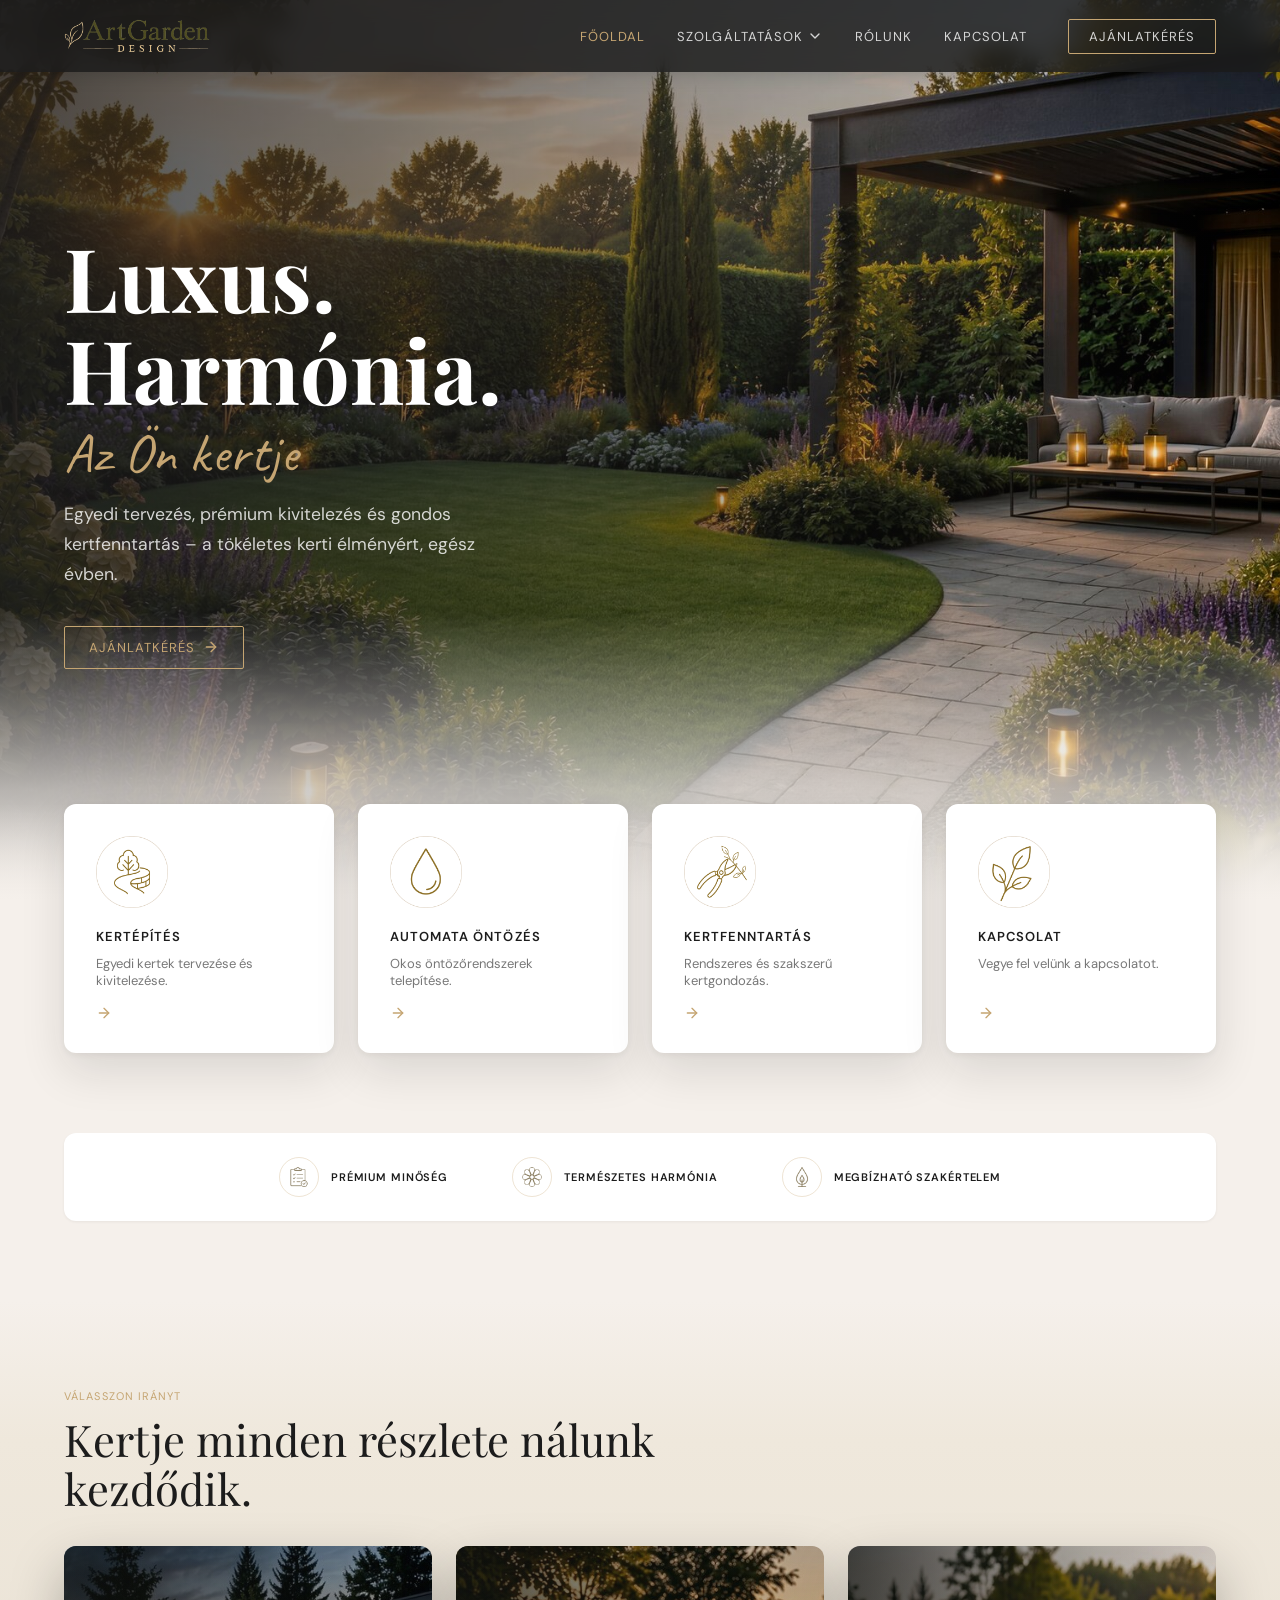
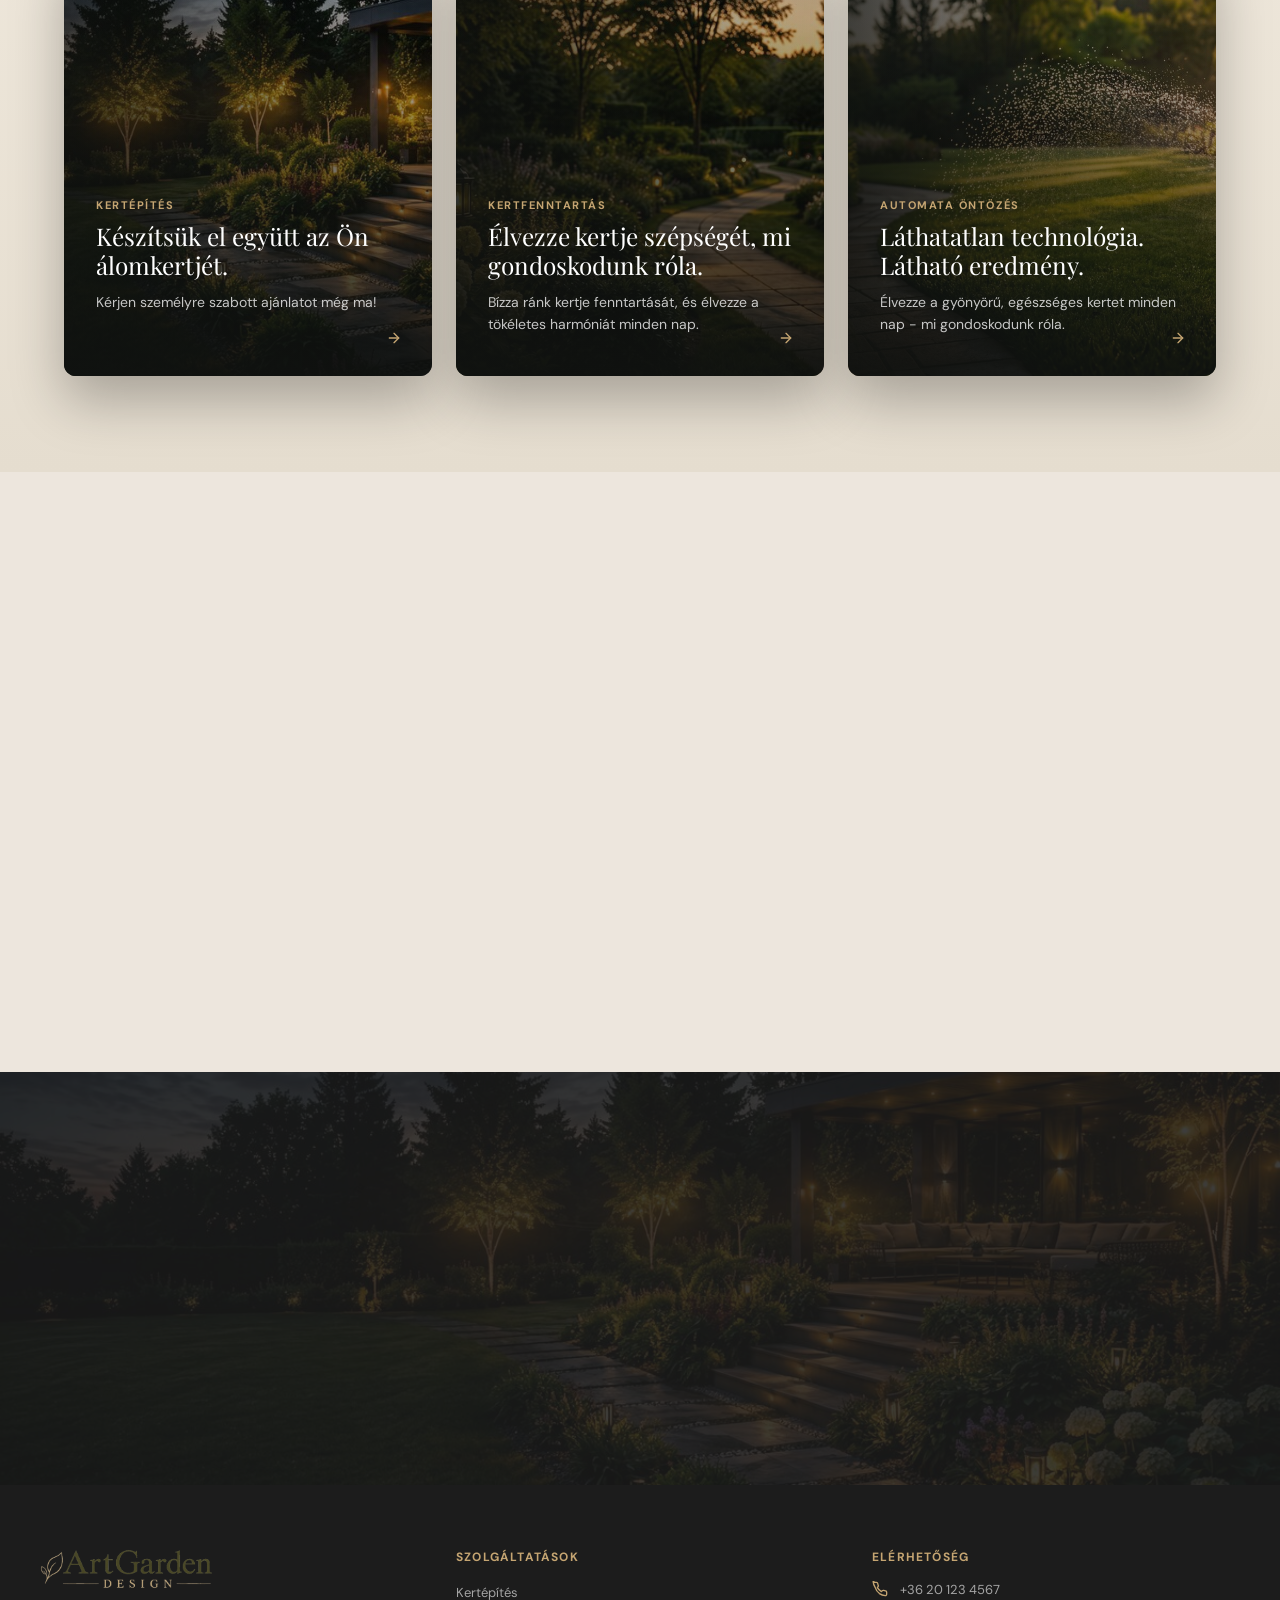
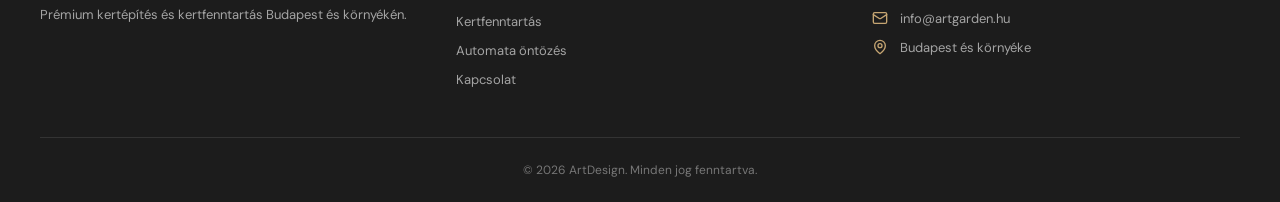
<file: index.html>
﻿<!DOCTYPE html>
<html lang="hu">
<head>
  <meta charset="UTF-8" />
  <meta name="viewport" content="width=device-width, initial-scale=1.0" />
  <title>ArtDesign | Prémium kertépítés és kertfenntartás</title>
  <meta name="description" content="Egyedi tervezés, prémium kivitelezés és gondos kertfenntartás – a tökéletes kerti élményért, egész évben." />
  <link rel="icon" href="favicon.svg" />
  <link rel="stylesheet" href="css/style.css?v=26" />
</head>
<body>

<!-- ============================================================
     HEADER
============================================================ -->
<header class="site-header transparent">
  <div class="header-inner">
    <!-- Logo -->
    <a href="index.html" class="logo-wrap hero-logo" id="logo-link">
      <img src="logos/logo-final.png" alt="ArtGarden Design logo" class="logo-final-img" />
    </a>

    <!-- Desktop Nav -->
    <nav class="nav-desktop">
      <a href="index.html" class="active">FŐOLDAL</a>
      <div class="nav-item" id="nav-services">
        <button onclick="document.getElementById('nav-services').classList.toggle('open')">
          SZOLGÁLTATÁSOK <span data-icon="chevronDown" class="nav-chevron" style="display:inline-flex;"></span>
        </button>
        <div class="dropdown">
          <a href="kertepites.html">Kertépítés</a>
          <a href="kertfenntartas.html">Kertfenntartás</a>
          <a href="automata-ontozes.html">Automata öntözés</a>
        </div>
      </div>
      <a href="rolunk.html">RÓLUNK</a>
      <a href="kapcsolat.html">KAPCSOLAT</a>
      <a href="kapcsolat.html" class="btn btn-gold btn-sm" style="margin-left:8px;">AJÁNLATKÉRÉS</a>
    </nav>

    <!-- Mobile burger -->
    <button class="mobile-menu-btn" aria-label="Menü">
      <span data-icon="menu" class="mobile-menu-icon" style="display:inline-flex;"></span>
    </button>
  </div>

  <!-- Mobile Nav -->
  <div class="mobile-nav">
    <a href="index.html">FŐOLDAL</a>
    <button class="mobile-services-toggle">
      SZOLGÁLTATÁSOK <span data-icon="chevronDown" style="display:inline-flex;"></span>
    </button>
    <div class="mobile-sub">
      <a href="kertepites.html">Kertépítés</a>
      <a href="kertfenntartas.html">Kertfenntartás</a>
      <a href="automata-ontozes.html">Automata öntözés</a>
    </div>
    <a href="rolunk.html">RÓLUNK</a>
    <a href="kapcsolat.html">KAPCSOLAT</a>
  </div>
</header>

<!-- ============================================================
     MOBILE HERO
============================================================ -->
<main class="mobile-hero">
  <div class="mobile-hero-bg">
    <div class="mobile-hero-bg-img"></div>
    <div class="mobile-hero-fade"></div>
  </div>

  <div class="mobile-hero-spacer"></div>

  <!-- Hero text -->
  <div class="mobile-hero-text">
    <h1>Luxus.</h1>
    <h1>Harmónia.</h1>
    <p class="gold-sub">Az Ön kertje</p>
    <p class="desc">Egyedi tervezés, prémium kivitelezés és gondos kertfenntartás – a tökéletes kerti élményért.</p>
    <a href="kapcsolat.html" class="btn btn-gold" style="font-size:clamp(8px,2.2vw,10px);align-self:flex-start;">
      AJÁNLATKÉRÉS <span data-icon="arrowRight" style="display:inline-flex;width:12px;height:12px;"></span>
    </a>
  </div>

  <!-- Services + qualities -->
  <div class="mobile-bottom">
    <div class="mobile-services-grid">
      <a href="kertepites.html" class="mobile-service-card">
        <img src="icons/ikon-kertepites.png" alt="Kertépítés" />
        <div class="mobile-service-info">
          <div class="mobile-service-title">KERTÉPÍTÉS</div>
          <div class="mobile-service-divider"></div>
          <div class="mobile-service-desc">Egyedi kertek tervezése és kivitelezése</div>
        </div>
        <span class="mobile-service-arrow" data-icon="arrowRight" style="display:inline-flex;width:16px;height:16px;"></span>
      </a>
      <a href="automata-ontozes.html" class="mobile-service-card">
        <img src="icons/ikon-ontozes.png" alt="Automata öntözés" />
        <div class="mobile-service-info">
          <div class="mobile-service-title">AUTOMATA ÖNTÖZÉS</div>
          <div class="mobile-service-divider"></div>
          <div class="mobile-service-desc">Okos öntözőrendszerek telepítése</div>
        </div>
        <span class="mobile-service-arrow" data-icon="arrowRight" style="display:inline-flex;width:16px;height:16px;"></span>
      </a>
      <a href="kertfenntartas.html" class="mobile-service-card">
        <img src="icons/ikon-kertfenntartas.png" alt="Kertfenntartás" />
        <div class="mobile-service-info">
          <div class="mobile-service-title">KERTFENNTARTÁS</div>
          <div class="mobile-service-divider"></div>
          <div class="mobile-service-desc">Rendszeres és szakszerű kertgondozás</div>
        </div>
        <span class="mobile-service-arrow" data-icon="arrowRight" style="display:inline-flex;width:16px;height:16px;"></span>
      </a>
      <a href="kapcsolat.html" class="mobile-service-card">
        <img src="icons/ikon-kapcsolat.png" alt="Kapcsolat" />
        <div class="mobile-service-info">
          <div class="mobile-service-title">KAPCSOLAT</div>
          <div class="mobile-service-divider"></div>
          <div class="mobile-service-desc">Vegye fel velünk a kapcsolatot</div>
        </div>
        <span class="mobile-service-arrow" data-icon="arrowRight" style="display:inline-flex;width:16px;height:16px;"></span>
      </a>
    </div>

    <div class="qualities-bar">
      <div class="quality-item">
        <div class="quality-icon"><img src="icons/1.svg" alt="" /></div>
        <span class="quality-label">PRÉMIUM MINŐSÉG</span>
      </div>
      <div class="quality-item">
        <div class="quality-icon"><img src="icons/2.svg" alt="" /></div>
        <span class="quality-label">TERMÉSZETES HARMÓNIA</span>
      </div>
      <div class="quality-item">
        <div class="quality-icon"><img src="icons/3.svg" alt="" /></div>
        <span class="quality-label">MEGBÍZHATÓ SZAKÉRTELEM</span>
      </div>
    </div>
  </div>
  


</main>

<!-- ============================================================
     MOBILE SERVICE CTAS
============================================================ -->
<section class="home-mobile-cta-section" aria-label="Szolgáltatás ajánlatkérés">
  <div class="home-mobile-cta-intro">
    <p class="home-mobile-cta-overline">Válasszon irányt</p>
    <h2>Kertje minden részlete nálunk kezdődik.</h2>
  </div>

  <div class="home-mobile-cta-stack">
    <a href="kertepites.html" class="home-mobile-cta-card">
      <img src="images/kertépítés_3.jpg" alt="Kerti ösvény éjszaka" />
      <span class="home-mobile-cta-shade"></span>
      <span class="home-mobile-cta-content">
        <span class="home-mobile-cta-label">Kertépítés</span>
        <span class="home-mobile-cta-title">Készítsük el együtt az Ön álomkertjét.</span>
        <span class="home-mobile-cta-text">Kérjen személyre szabott ajánlatot még ma!</span>
      </span>
      <span class="home-mobile-cta-arrow" data-icon="arrowRight" style="display:inline-flex;width:18px;height:18px;"></span>
    </a>

    <a href="kertfenntartas.html" class="home-mobile-cta-card">
      <img src="images/kertfenntartás_2.jpg" alt="Gondozott kert részlete" />
      <span class="home-mobile-cta-shade"></span>
      <span class="home-mobile-cta-content">
        <span class="home-mobile-cta-label">Kertfenntartás</span>
        <span class="home-mobile-cta-title">Élvezze kertje szépségét, mi gondoskodunk róla.</span>
        <span class="home-mobile-cta-text">Bízza ránk kertje fenntartását, és élvezze a tökéletes harmóniát minden nap.</span>
      </span>
      <span class="home-mobile-cta-arrow" data-icon="arrowRight" style="display:inline-flex;width:18px;height:18px;"></span>
    </a>

    <a href="automata-ontozes.html" class="home-mobile-cta-card">
      <img src="images/öntözés_4.jpg" alt="Automata öntözőrendszer működés közben" />
      <span class="home-mobile-cta-shade"></span>
      <span class="home-mobile-cta-content">
        <span class="home-mobile-cta-label">Automata öntözés</span>
        <span class="home-mobile-cta-title">Láthatatlan technológia. Látható eredmény.</span>
        <span class="home-mobile-cta-text">Élvezze a gyönyörű, egészséges kertet minden nap - mi gondoskodunk róla.</span>
      </span>
      <span class="home-mobile-cta-arrow" data-icon="arrowRight" style="display:inline-flex;width:18px;height:18px;"></span>
    </a>
  </div>

  <div class="home-mobile-cta-action">
    <a href="kapcsolat.html" class="btn btn-gold-fill">KAPCSOLATFELVÉTEL <span data-icon="arrowRight" style="display:inline-flex;width:16px;height:16px;"></span></a>
  </div>
</section>

<!-- ============================================================
     DESKTOP LAYOUT
============================================================ -->
<div class="desktop-main" style="display:none;">

  <!-- Hero -->
  <section class="desktop-hero">
    <div class="hero-bg-img">
      <img src="images/HERO_DESKTOP.jpg" alt="Luxus kert alkonyatkor" />
    </div>
    <div class="hero-overlay-lr"></div>
    <div class="hero-content">
      <div class="hero-text fade-in">
        <h1>Luxus.</h1>
        <h1>Harmónia.</h1>
        <p class="gold-italic">Az Ön kertje</p>
        <p class="desc">Egyedi tervezés, prémium kivitelezés és gondos kertfenntartás – a tökéletes kerti élményért, egész évben.</p>
        <a href="kapcsolat.html" class="btn btn-gold">AJÁNLATKÉRÉS <span data-icon="arrowRight" style="display:inline-flex;width:16px;height:16px;"></span></a>
      </div>
    </div>
  </section>

  <!-- Services Grid -->
  <section class="services-section">
    <div class="container">
      <div class="services-grid">
        <div class="fade-in" data-delay="0">
          <a href="kertepites.html" class="service-card">
            <div class="service-card-icon"><img src="icons/ikon-kertepites.png" alt="" /></div>
            <h3>KERTÉPÍTÉS</h3>
            <p>Egyedi kertek tervezése és kivitelezése.</p>
            <span class="arrow" data-icon="arrowRight" style="display:inline-flex;width:16px;height:16px;"></span>
          </a>
        </div>
        <div class="fade-in" data-delay="0.1">
          <a href="automata-ontozes.html" class="service-card">
            <div class="service-card-icon"><img src="icons/ikon-ontozes.png" alt="" /></div>
            <h3>AUTOMATA ÖNTÖZÉS</h3>
            <p>Okos öntözőrendszerek telepítése.</p>
            <span class="arrow" data-icon="arrowRight" style="display:inline-flex;width:16px;height:16px;"></span>
          </a>
        </div>
        <div class="fade-in" data-delay="0.2">
          <a href="kertfenntartas.html" class="service-card">
            <div class="service-card-icon"><img src="icons/ikon-kertfenntartas.png" alt="" /></div>
            <h3>KERTFENNTARTÁS</h3>
            <p>Rendszeres és szakszerű kertgondozás.</p>
            <span class="arrow" data-icon="arrowRight" style="display:inline-flex;width:16px;height:16px;"></span>
          </a>
        </div>
        <div class="fade-in" data-delay="0.3">
          <a href="kapcsolat.html" class="service-card">
            <div class="service-card-icon"><img src="icons/ikon-kapcsolat.png" alt="" /></div>
            <h3>KAPCSOLAT</h3>
            <p>Vegye fel velünk a kapcsolatot.</p>
            <span class="arrow" data-icon="arrowRight" style="display:inline-flex;width:16px;height:16px;"></span>
          </a>
        </div>
      </div>
    </div>
  </section>

  <!-- Qualities -->
  <section class="qualities-section">
    <div class="container">
      <div class="qualities-desktop fade-in">
        <div class="quality-row">
          <div class="quality-icon"><img src="icons/eszkoz-103.png" alt="" /></div>
          <span>PRÉMIUM MINŐSÉG</span>
        </div>
        <div class="quality-row">
          <div class="quality-icon"><img src="icons/eszkoz-95.png" alt="" /></div>
          <span>TERMÉSZETES HARMÓNIA</span>
        </div>
        <div class="quality-row">
          <div class="quality-icon"><img src="icons/eszkoz-82.png" alt="" /></div>
          <span>MEGBÍZHATÓ SZAKÉRTELEM</span>
        </div>
      </div>
    </div>
  </section>

  <!-- Service Highlights -->
  <section class="desktop-service-highlights" aria-label="Szolgáltatás ajánlatkérés">
    <div class="container">
      <div class="desktop-service-highlights-intro fade-in">
        <p class="about-overline">VÁLASSZON IRÁNYT</p>
        <h2>Kertje minden részlete nálunk kezdődik.</h2>
      </div>

      <div class="desktop-service-highlight-grid">
        <a href="kertepites.html" class="desktop-service-highlight-card fade-in" data-delay="0">
          <img src="images/kertépítés_3.jpg" alt="Kerti ösvény éjszaka" />
          <span class="desktop-service-highlight-shade"></span>
          <span class="desktop-service-highlight-content">
            <span class="desktop-service-highlight-label">Kertépítés</span>
            <span class="desktop-service-highlight-title">Készítsük el együtt az Ön álomkertjét.</span>
            <span class="desktop-service-highlight-text">Kérjen személyre szabott ajánlatot még ma!</span>
          </span>
          <span class="desktop-service-highlight-arrow" data-icon="arrowRight" style="display:inline-flex;width:18px;height:18px;"></span>
        </a>

        <a href="kertfenntartas.html" class="desktop-service-highlight-card fade-in" data-delay="0.1">
          <img src="images/kertfenntartás_2.jpg" alt="Gondozott kert részlete" />
          <span class="desktop-service-highlight-shade"></span>
          <span class="desktop-service-highlight-content">
            <span class="desktop-service-highlight-label">Kertfenntartás</span>
            <span class="desktop-service-highlight-title">Élvezze kertje szépségét, mi gondoskodunk róla.</span>
            <span class="desktop-service-highlight-text">Bízza ránk kertje fenntartását, és élvezze a tökéletes harmóniát minden nap.</span>
          </span>
          <span class="desktop-service-highlight-arrow" data-icon="arrowRight" style="display:inline-flex;width:18px;height:18px;"></span>
        </a>

        <a href="automata-ontozes.html" class="desktop-service-highlight-card fade-in" data-delay="0.2">
          <img src="images/öntözés_4.jpg" alt="Automata öntözőrendszer működés közben" />
          <span class="desktop-service-highlight-shade"></span>
          <span class="desktop-service-highlight-content">
            <span class="desktop-service-highlight-label">Automata öntözés</span>
            <span class="desktop-service-highlight-title">Láthatatlan technológia. Látható eredmény.</span>
            <span class="desktop-service-highlight-text">Élvezze a gyönyörű, egészséges kertet minden nap - mi gondoskodunk róla.</span>
          </span>
          <span class="desktop-service-highlight-arrow" data-icon="arrowRight" style="display:inline-flex;width:18px;height:18px;"></span>
        </a>
      </div>
    </div>
  </section>

  <!-- About -->
  <section class="about-section" id="rolunk">
    <div class="container">
      <div class="about-grid">
        <div class="fade-in-left">
          <p class="about-overline">MIÉRT MINKET VÁLASSZON</p>
          <h2 class="about-title">Szenvedélyünk a tökéletes kert.</h2>
          <p class="about-desc">Csapatunk évtizedes tapasztalattal rendelkezik a kertépítés, kertfenntartás és automata öntözőrendszerek területén. Minden projektet egyedi igényekhez igazítunk, hogy az eredmény tökéletesen illeszkedjen az Ön otthonához.</p>
          <a href="kapcsolat.html" class="btn btn-dark">TUDJON MEG TÖBBET <span data-icon="arrowRight" style="display:inline-flex;width:16px;height:16px;"></span></a>
        </div>
        <div class="about-img fade-in-right">
          <img src="images/HERO_3_Desktop.jpg" alt="Gyönyörű kert naplementekor" />
        </div>
      </div>
    </div>
  </section>

  <!-- CTA -->
  <section class="cta-section">
    <div class="cta-bg">
      <img src="images/kertépítés_3.jpg" alt="Kerti ösvény éjszaka" />
    </div>
    <div class="cta-overlay"></div>
    <div class="cta-inner">
      <div class="max-w fade-in">
        <h2 class="cta-title">Készítsük el együtt az Ön álomkertjét.</h2>
        <div class="cta-divider"></div>
        <p class="cta-desc">Kérjen személyre szabott ajánlatot még ma!</p>
        <a href="kapcsolat.html" class="btn btn-gold">KAPCSOLATFELVÉTEL <span data-icon="arrowRight" style="display:inline-flex;width:16px;height:16px;"></span></a>
      </div>
    </div>
  </section>

  <!-- Footer -->
  <footer class="site-footer">
    <div class="container footer-inner">
      <div class="footer-grid">
        <div>
          <img src="logos/logo-final.png" alt="ArtGarden Design" class="footer-logo" />
          <p class="footer-tagline">Prémium kertépítés és kertfenntartás Budapest és környékén.</p>
        </div>
        <div>
          <h4 class="footer-section-title">Szolgáltatások</h4>
          <ul class="footer-links">
            <li><a href="kertepites.html">Kertépítés</a></li>
            <li><a href="kertfenntartas.html">Kertfenntartás</a></li>
            <li><a href="automata-ontozes.html">Automata öntözés</a></li>
            <li><a href="kapcsolat.html">Kapcsolat</a></li>
          </ul>
        </div>
        <div>
          <h4 class="footer-section-title">Elérhetőség</h4>
          <ul class="footer-contact">
            <li class="footer-contact-item"><span data-icon="phone" style="display:inline-flex;color:var(--gold);"></span> +36 20 123 4567</li>
            <li class="footer-contact-item"><span data-icon="mail" style="display:inline-flex;color:var(--gold);"></span> info@artgarden.hu</li>
            <li class="footer-contact-item"><span data-icon="mapPin" style="display:inline-flex;color:var(--gold);"></span> Budapest és környéke</li>
          </ul>
        </div>
      </div>
      <div class="footer-bottom">© <span class="footer-year"></span> ArtDesign. Minden jog fenntartva.</div>
    </div>
  </footer>

</div><!-- /desktop-main -->

<script src="js/main.js?v=6"></script>
<script>
  // Show correct layout based on viewport
  function applyLayout() {
    const desktop = document.querySelector('.desktop-main');
    const mobile = document.querySelector('.mobile-hero');
    if (window.innerWidth >= 1024) {
      if (desktop) desktop.style.display = 'block';
      if (mobile) mobile.style.display = 'none';
      // Fix header logo on desktop
      const logoLink = document.getElementById('logo-link');
      if (logoLink) { logoLink.style.transform = 'none'; logoLink.style.alignSelf = 'center'; }
    } else {
      if (desktop) desktop.style.display = 'none';
      if (mobile) mobile.style.display = 'flex';
      const logoLink = document.getElementById('logo-link');
      if (logoLink) { logoLink.style.transform = ''; logoLink.style.alignSelf = ''; }
    }
  }
  applyLayout();
  window.addEventListener('resize', applyLayout);
</script>
</body>
</html>
</file>
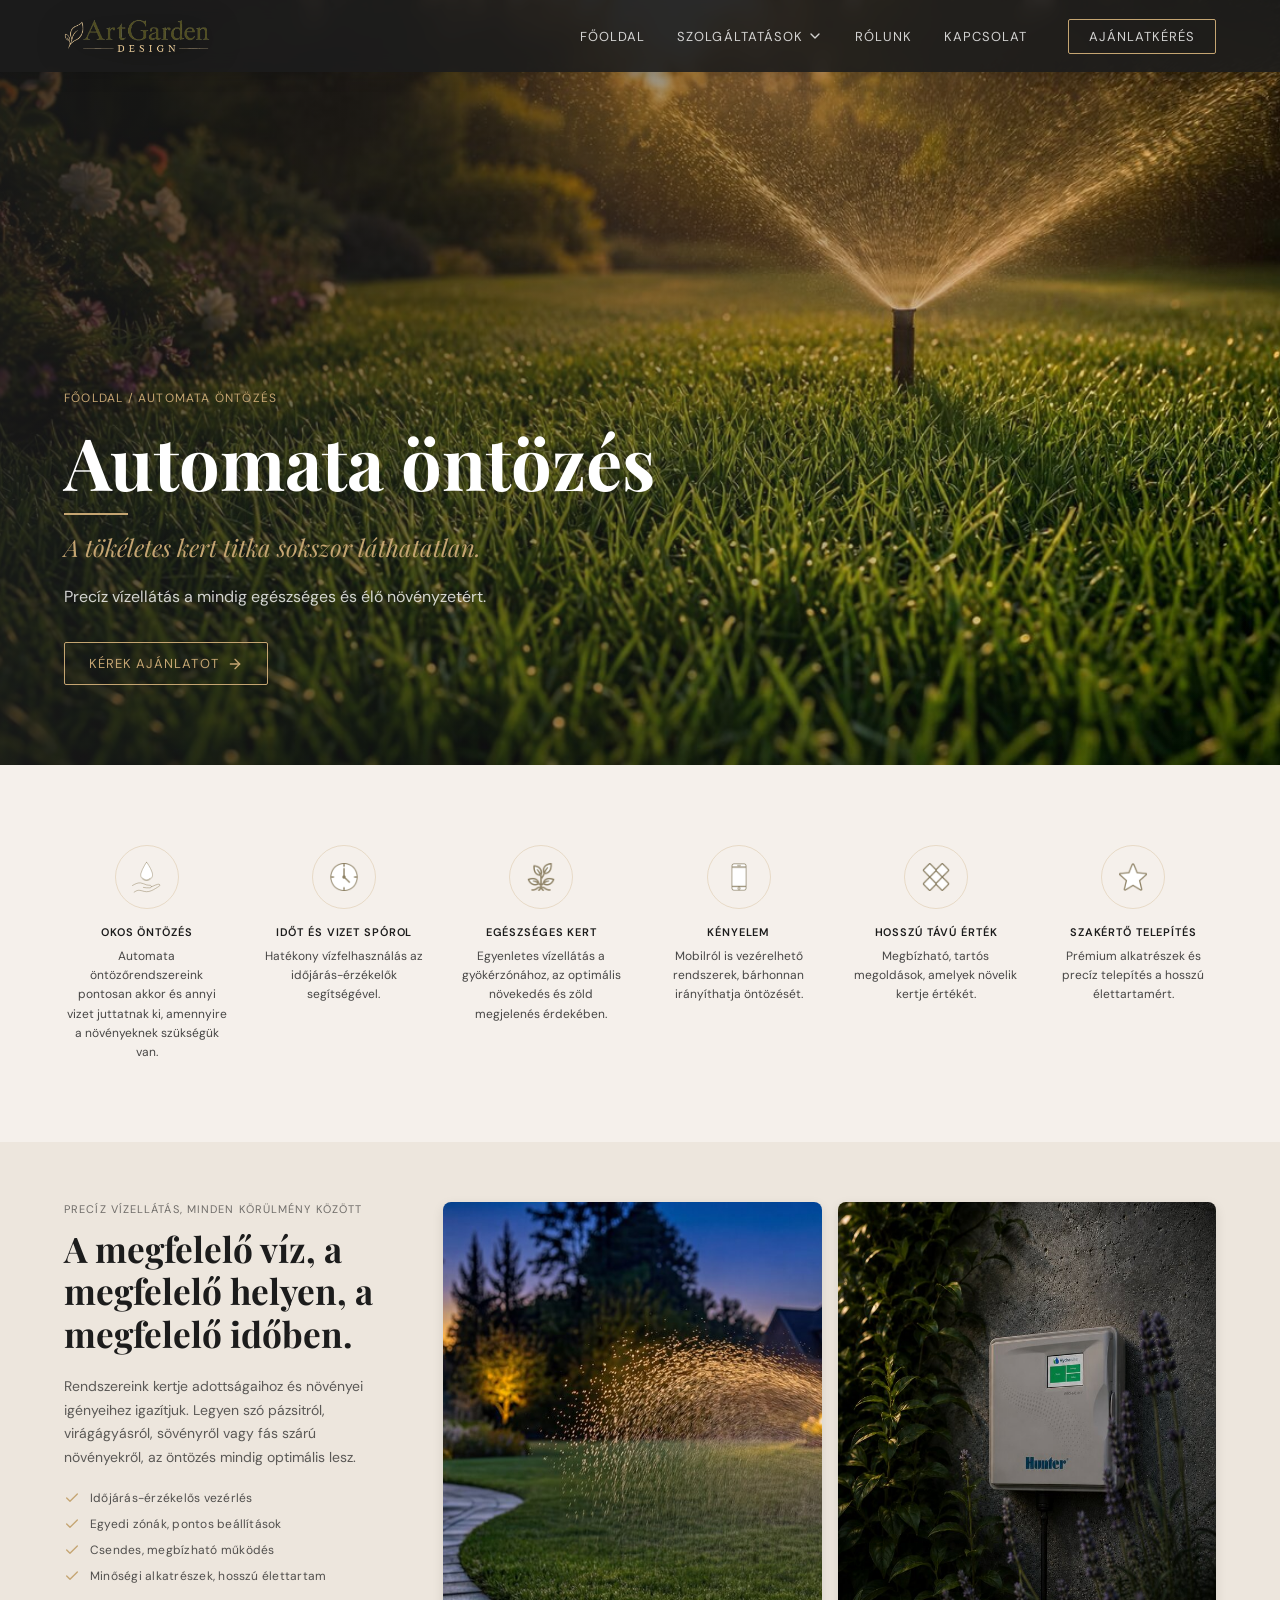
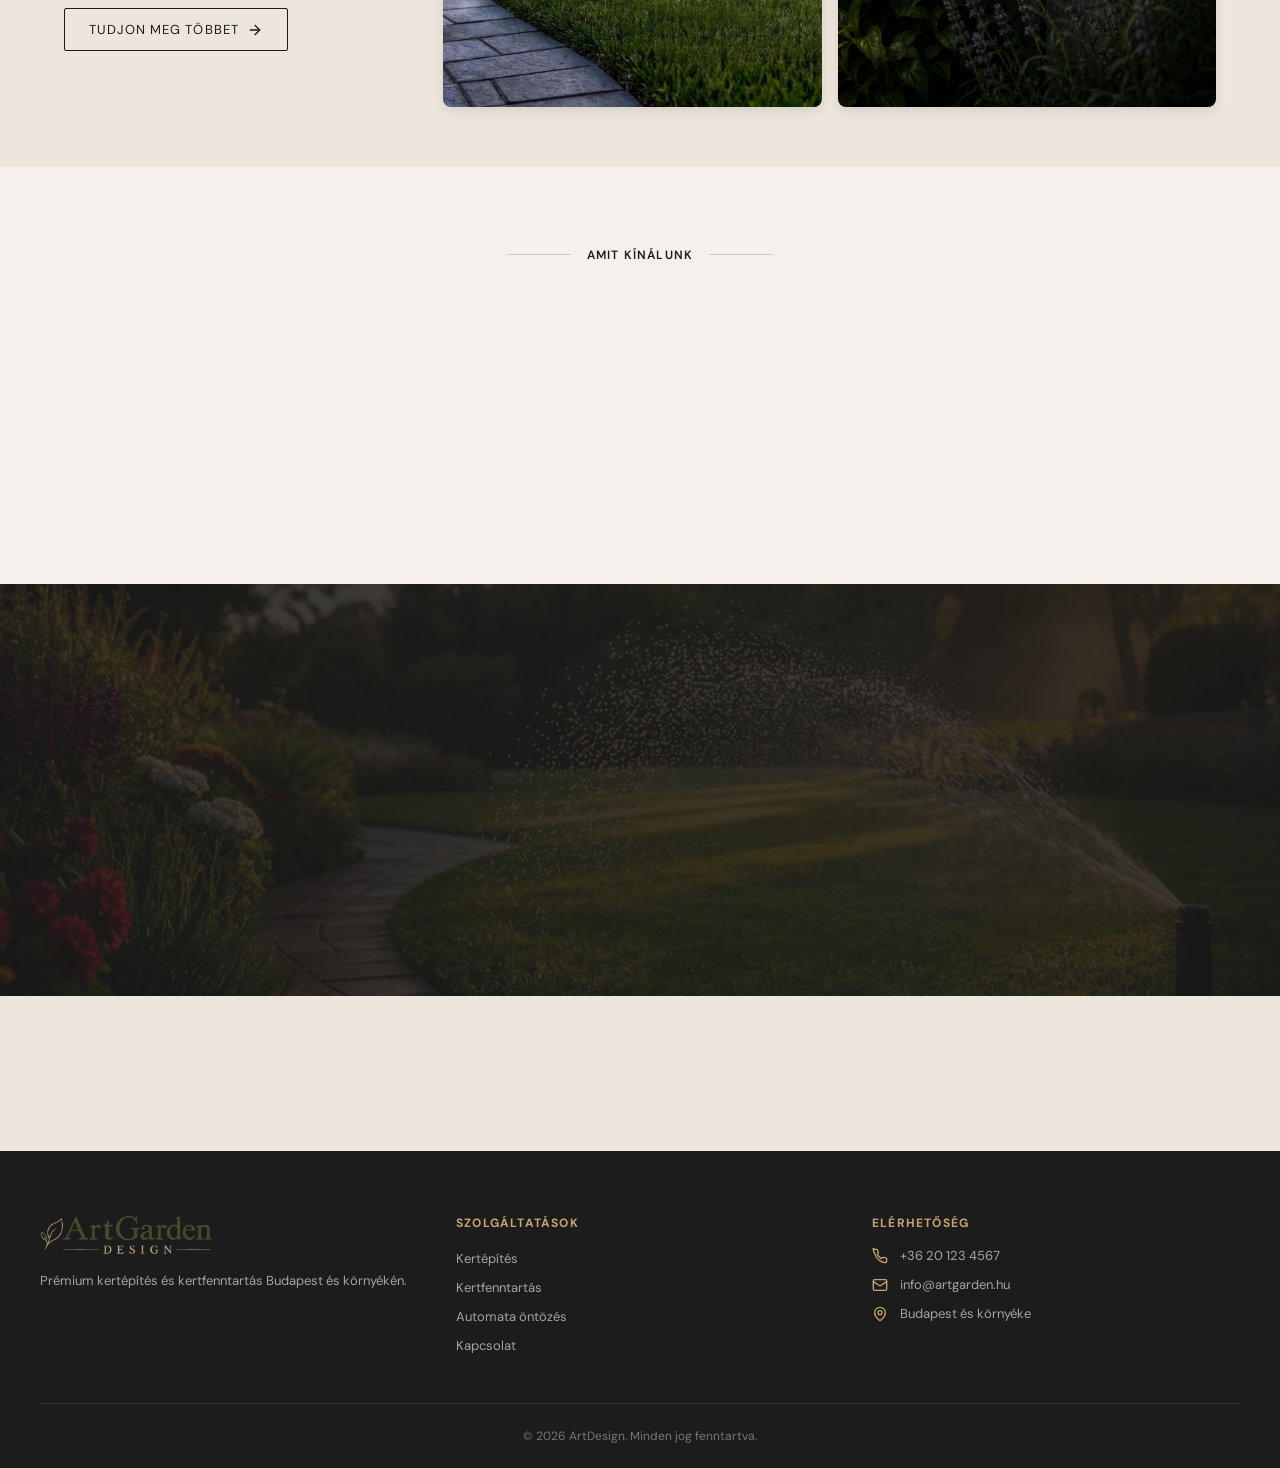
<file: automata-ontozes.html>
﻿<!DOCTYPE html>
<html lang="hu">
<head>
  <meta charset="UTF-8" />
  <meta name="viewport" content="width=device-width, initial-scale=1.0" />
  <title>Automata öntözés | ArtDesign</title>
  <meta name="description" content="Precíz vízellátás a mindig egészséges és élő növényzetért." />
  <link rel="icon" href="favicon.svg" />
  <link rel="stylesheet" href="css/style.css?v=26" />
</head>
<body>

<!-- HEADER -->
<header class="site-header bg-dark-80 subpage-header">
  <div class="header-inner">
    <a href="index.html" class="logo-wrap" id="logo-link">
      <img src="logos/logo-final.png" alt="ArtGarden Design logo" class="logo-final-img" />
    </a>
    <nav class="nav-desktop">
      <a href="index.html">FŐOLDAL</a>
      <div class="nav-item" id="nav-services">
        <button onclick="document.getElementById('nav-services').classList.toggle('open')">
          SZOLGÁLTATÁSOK <span data-icon="chevronDown" class="nav-chevron" style="display:inline-flex;"></span>
        </button>
        <div class="dropdown">
          <a href="kertepites.html">Kertépítés</a>
          <a href="kertfenntartas.html">Kertfenntartás</a>
          <a href="automata-ontozes.html" class="active">Automata öntözés</a>
        </div>
      </div>
      <a href="rolunk.html">RÓLUNK</a>
      <a href="kapcsolat.html">KAPCSOLAT</a>
      <a href="kapcsolat.html" class="btn btn-gold btn-sm" style="margin-left:8px;">AJÁNLATKÉRÉS</a>
    </nav>
    <button class="mobile-menu-btn" aria-label="Menü">
      <span data-icon="menu" class="mobile-menu-icon" style="display:inline-flex;"></span>
    </button>
  </div>
  <div class="mobile-nav">
    <a href="index.html">FŐOLDAL</a>
    <button class="mobile-services-toggle">SZOLGÁLTATÁSOK <span data-icon="chevronDown" style="display:inline-flex;"></span></button>
    <div class="mobile-sub">
      <a href="kertepites.html">Kertépítés</a>
      <a href="kertfenntartas.html">Kertfenntartás</a>
      <a href="automata-ontozes.html" class="active">Automata öntözés</a>
    </div>
    <a href="rolunk.html">RÓLUNK</a>
    <a href="kapcsolat.html">KAPCSOLAT</a>
  </div>
</header>

<main>

  <!-- SERVICE HERO -->
  <section class="service-hero">
    <div class="hero-bg-img">
      <img src="images/öntözés_3.jpg" alt="Automata öntözés kertben" />
    </div>
    <div class="hero-overlay-lr"></div>
    <div class="hero-content">
      <div class="fade-in">
        <p class="service-breadcrumb">FŐOLDAL / AUTOMATA ÖNTÖZÉS</p>
        <h1 class="service-title">Automata öntözés</h1>
        <div class="service-divider"></div>
        <p class="service-subtitle">A tökéletes kert titka sokszor láthatatlan.</p>
        <p class="service-desc">Precíz vízellátás a mindig egészséges és élő növényzetért.</p>
        <a href="kapcsolat.html" class="btn btn-gold">KÉREK AJÁNLATOT <span data-icon="arrowRight" style="display:inline-flex;width:16px;height:16px;"></span></a>
      </div>
    </div>
  </section>

  <!-- FEATURES -->
  <section class="features-section">
    <div class="container">
      <div class="features-grid">
        <div class="feature-item fade-in" data-delay="0">
          <div class="feature-icon"><img src="icons/okos.svg" alt="" /></div>
          <h3 class="feature-title">OKOS ÖNTÖZÉS</h3>
          <p class="feature-desc">Automata öntözőrendszereink pontosan akkor és annyi vizet juttatnak ki, amennyire a növényeknek szükségük van.</p>
        </div>
        <div class="feature-item fade-in" data-delay="0.1">
          <div class="feature-icon"><img src="icons/eszkoz-84.png" alt="" /></div>
          <h3 class="feature-title">IDŐT ÉS VIZET SPÓROL</h3>
          <p class="feature-desc">Hatékony vízfelhasználás az időjárás-érzékelők segítségével.</p>
        </div>
        <div class="feature-item fade-in" data-delay="0.2">
          <div class="feature-icon"><img src="icons/eszkoz-77.png" alt="" /></div>
          <h3 class="feature-title">EGÉSZSÉGES KERT</h3>
          <p class="feature-desc">Egyenletes vízellátás a gyökérzónához, az optimális növekedés és zöld megjelenés érdekében.</p>
        </div>
        <div class="feature-item fade-in" data-delay="0.3">
          <div class="feature-icon"><img src="icons/eszkoz-89.png" alt="" /></div>
          <h3 class="feature-title">KÉNYELEM</h3>
          <p class="feature-desc">Mobilról is vezérelhető rendszerek, bárhonnan irányíthatja öntözését.</p>
        </div>
        <div class="feature-item fade-in" data-delay="0.4">
          <div class="feature-icon"><img src="icons/eszkoz-108.png" alt="" /></div>
          <h3 class="feature-title">HOSSZÚ TÁVÚ ÉRTÉK</h3>
          <p class="feature-desc">Megbízható, tartós megoldások, amelyek növelik kertje értékét.</p>
        </div>
        <div class="feature-item fade-in" data-delay="0.5">
          <div class="feature-icon"><img src="icons/eszkoz-109.png" alt="" /></div>
          <h3 class="feature-title">SZAKÉRTŐ TELEPÍTÉS</h3>
          <p class="feature-desc">Prémium alkatrészek és precíz telepítés a hosszú élettartamért.</p>
        </div>
      </div>
    </div>
  </section>

  <!-- CONTENT SECTION -->
  <section class="content-section">
    <div class="container">
      <div class="content-grid">
        <div class="fade-in-left">
          <p class="content-overline">PRECÍZ VÍZELLÁTÁS, MINDEN KÖRÜLMÉNY KÖZÖTT</p>
          <h2 class="content-title">A megfelelő víz, a megfelelő helyen, a megfelelő időben.</h2>
          <p class="content-desc">Rendszereink kertje adottságaihoz és növényei igényeihez igazítjuk. Legyen szó pázsitról, virágágyásról, sövényről vagy fás szárú növényekről, az öntözés mindig optimális lesz.</p>
          <ul class="check-list">
            <li class="check-item"><span data-icon="check" style="display:inline-flex;color:var(--gold);"></span> Időjárás-érzékelős vezérlés</li>
            <li class="check-item"><span data-icon="check" style="display:inline-flex;color:var(--gold);"></span> Egyedi zónák, pontos beállítások</li>
            <li class="check-item"><span data-icon="check" style="display:inline-flex;color:var(--gold);"></span> Csendes, megbízható működés</li>
            <li class="check-item"><span data-icon="check" style="display:inline-flex;color:var(--gold);"></span> Minőségi alkatrészek, hosszú élettartam</li>
          </ul>
          <a href="kapcsolat.html" class="btn btn-dark">TUDJON MEG TÖBBET <span data-icon="arrowRight" style="display:inline-flex;width:16px;height:16px;"></span></a>
        </div>
        <div class="content-images fade-in-right">
          <div class="content-img"><img src="images/öntözés_2.jpg" alt="Öntözőrendszer működés közben" /></div>
          <div class="content-img"><img src="images/öntözés_1.jpg" alt="Okos öntözővezérlő" /></div>
        </div>
      </div>
    </div>
  </section>

  <!-- PROCESS STEPS -->
  <section class="steps-section">
    <div class="container">
      <div class="steps-header">
        <div class="steps-header-line"></div>
        <h2 class="steps-header-title">AMIT KÍNÁLUNK</h2>
        <div class="steps-header-line"></div>
      </div>
      <div class="steps-grid">
        <div class="step-item fade-in" data-delay="0">
          <div class="step-circle-wrap">
            <div class="step-circle">1</div>
          </div>
          <div class="step-icon"><img src="icons/eszkoz-66.png" alt="" /></div>
          <h3 class="step-title">TERVEZÉS</h3>
          <p class="step-desc">Az Ön kertjéhez szabva.</p>
        </div>
        <div class="step-item fade-in" data-delay="0.1">
          <div class="step-circle-wrap">
            <div class="step-circle">2</div>
          </div>
          <div class="step-icon"><img src="icons/eszkoz-109.png" alt="" /></div>
          <h3 class="step-title">PRÉMIUM ALKATRÉSZEK</h3>
          <p class="step-desc"></p>
        </div>
        <div class="step-item fade-in" data-delay="0.2">
          <div class="step-circle-wrap">
            <div class="step-circle">3</div>
          </div>
          <div class="step-icon"><img src="icons/eszkoz-70.png" alt="" /></div>
          <h3 class="step-title">PRECÍZ TELEPÍTÉS</h3>
          <p class="step-desc">Gyors, tiszta, megbízható.</p>
        </div>
        <div class="step-item fade-in" data-delay="0.3">
          <div class="step-circle-wrap">
            <div class="step-circle">4</div>
          </div>
          <div class="step-icon"><img src="icons/eszkoz-89.png" alt="" /></div>
          <h3 class="step-title">OKOS VEZÉRLÉS</h3>
          <p class="step-desc">Időjárás érzékelővel, telefonról is.</p>
        </div>
        <div class="step-item fade-in" data-delay="0.4">
          <div class="step-circle-wrap">
            <div class="step-circle">5</div>
          </div>
          <div class="step-icon"><img src="icons/eszkoz-92.png" alt="" /></div>
          <h3 class="step-title">KARBANTARTÁS</h3>
          <p class="step-desc">Rendszeres ellenőrzés a hosszú élettartamért.</p>
        </div>
        <div class="step-item fade-in" data-delay="0.5">
          <div class="step-circle-wrap">
            <div class="step-circle">6</div>
          </div>
          <div class="step-icon"><img src="icons/eszkoz-71.png" alt="" /></div>
          <h3 class="step-title">BŐVÍTHETŐ MEGOLDÁSOK</h3>
          <p class="step-desc">Kertje változásaihoz rugalmasan igazodunk.</p>
        </div>
      </div>
    </div>
  </section>

  <!-- CTA 1 -->
  <section class="cta-section">
    <div class="cta-bg"><img src="images/öntözés_4.jpg" alt="" /></div>
    <div class="cta-overlay"></div>
    <div class="cta-inner">
      <div class="max-w fade-in">
        <h2 class="cta-title">Láthatatlan technológia. Látható eredmény.</h2>
        <div class="cta-divider"></div>
        <p class="cta-desc">Élvezze a gyönyörű, egészséges kertet minden nap – mi gondoskodunk róla.</p>
        <a href="kapcsolat.html" class="btn btn-gold">KÉREK AJÁNLATOT <span data-icon="arrowRight" style="display:inline-flex;width:16px;height:16px;"></span></a>
      </div>
    </div>
  </section>

  <!-- CTA Banner -->
  <div class="cta-banner">
    <div class="container">
      <div class="cta-banner-inner fade-in">
        <div class="cta-banner-left">
          <div class="cta-banner-icon"><img src="logos/logo-final.png" alt="" /></div>
          <div class="cta-banner-text">
            <p class="title">Készen áll egy okos öntözőrendszer kiépítésére?</p>
            <p class="sub">Kérjen személyre szabott ajánlatot még ma!</p>
          </div>
        </div>
        <a href="kapcsolat.html" class="btn btn-gold">KAPCSOLATFELVÉTEL <span data-icon="arrowRight" style="display:inline-flex;width:16px;height:16px;"></span></a>
      </div>
    </div>
  </div>

</main>

<!-- FOOTER -->
<footer class="site-footer">
  <div class="container footer-inner">
    <div class="footer-grid">
      <div>
        <img src="logos/logo-final.png" alt="ArtGarden Design" class="footer-logo" />
        <p class="footer-tagline">Prémium kertépítés és kertfenntartás Budapest és környékén.</p>
      </div>
      <div>
        <h4 class="footer-section-title">Szolgáltatások</h4>
        <ul class="footer-links">
          <li><a href="kertepites.html">Kertépítés</a></li>
          <li><a href="kertfenntartas.html">Kertfenntartás</a></li>
          <li><a href="automata-ontozes.html">Automata öntözés</a></li>
          <li><a href="kapcsolat.html">Kapcsolat</a></li>
        </ul>
      </div>
      <div>
        <h4 class="footer-section-title">Elérhetőség</h4>
        <ul class="footer-contact">
          <li class="footer-contact-item"><span data-icon="phone" style="display:inline-flex;color:var(--gold);"></span> +36 20 123 4567</li>
          <li class="footer-contact-item"><span data-icon="mail" style="display:inline-flex;color:var(--gold);"></span> info@artgarden.hu</li>
          <li class="footer-contact-item"><span data-icon="mapPin" style="display:inline-flex;color:var(--gold);"></span> Budapest és környéke</li>
        </ul>
      </div>
    </div>
    <div class="footer-bottom">© <span class="footer-year"></span> ArtDesign. Minden jog fenntartva.</div>
  </div>
</footer>

<script src="js/main.js"></script>
<script>
  const logoLink = document.getElementById('logo-link');
  function fixLogo() {
    logoLink.style.transform = 'none';
    logoLink.style.alignSelf = 'center';
  }
  fixLogo(); window.addEventListener('resize', fixLogo);
</script>
</body>
</html>
</file>
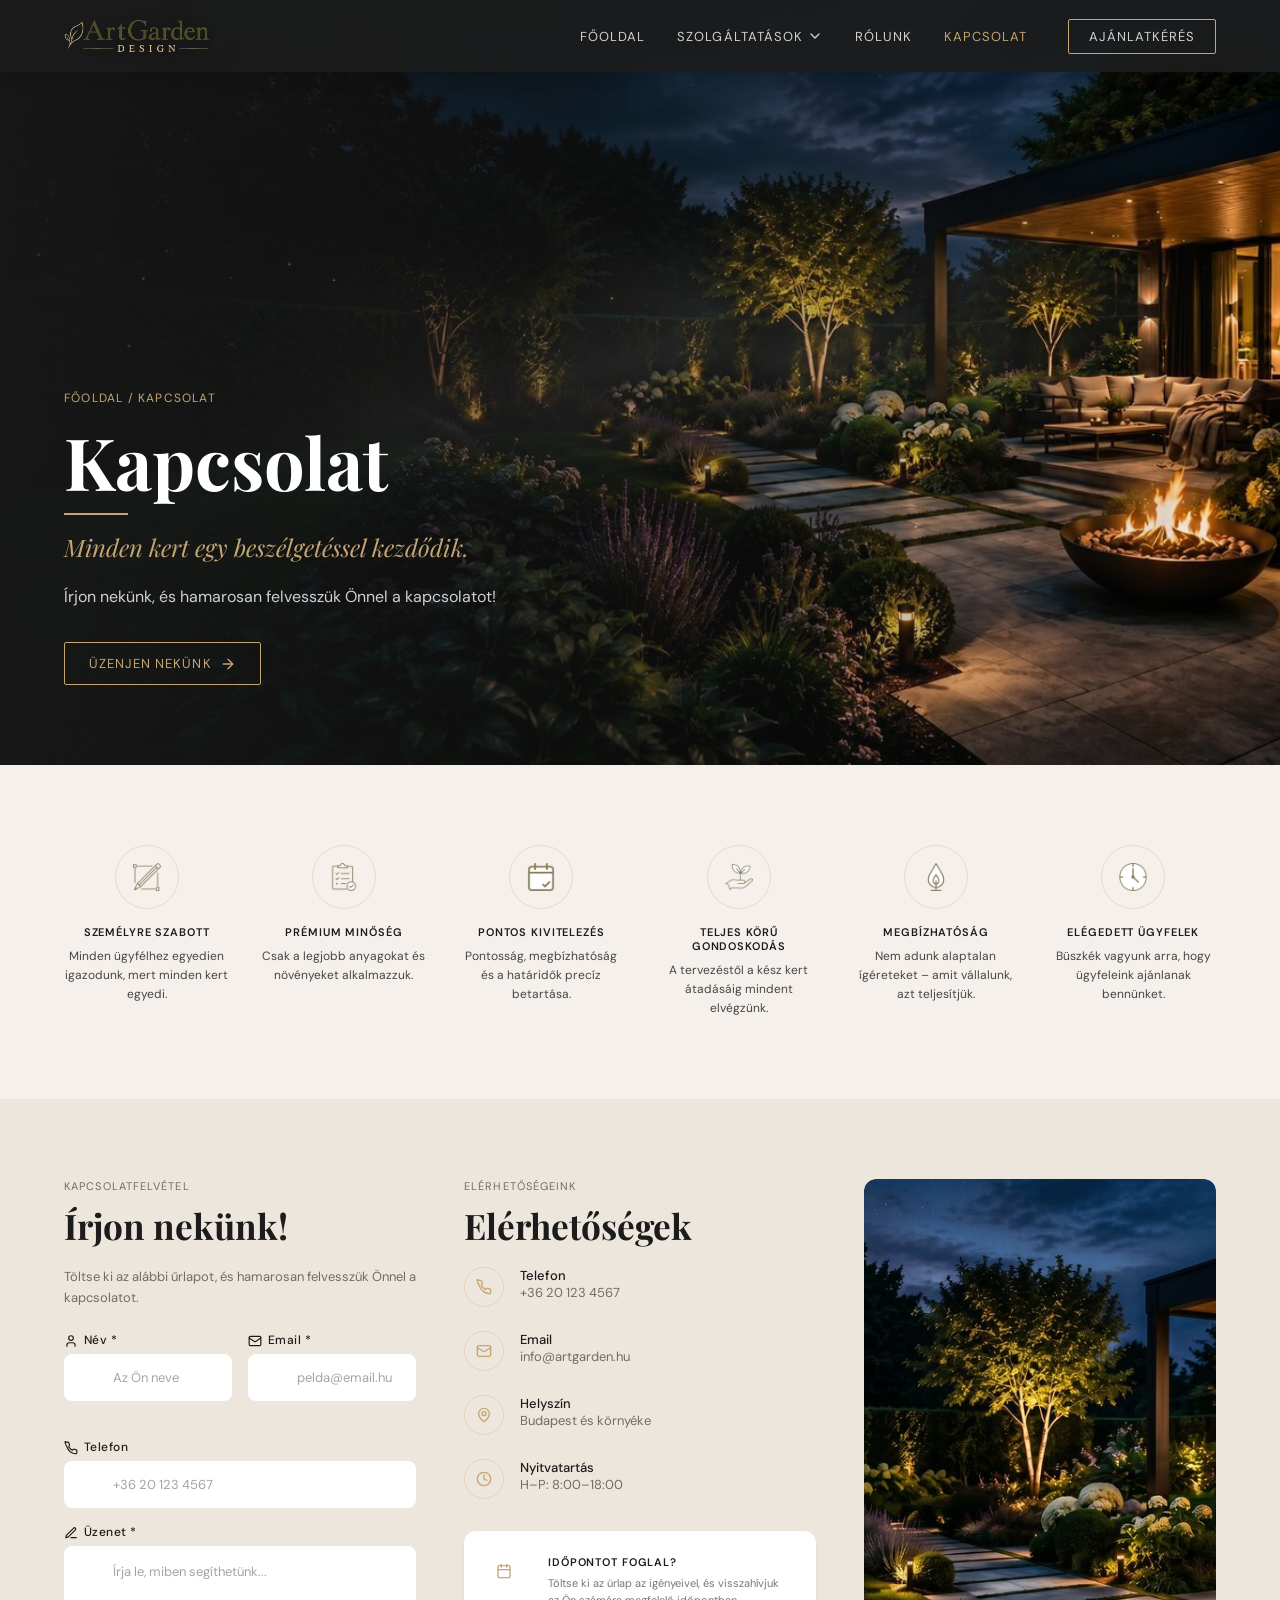
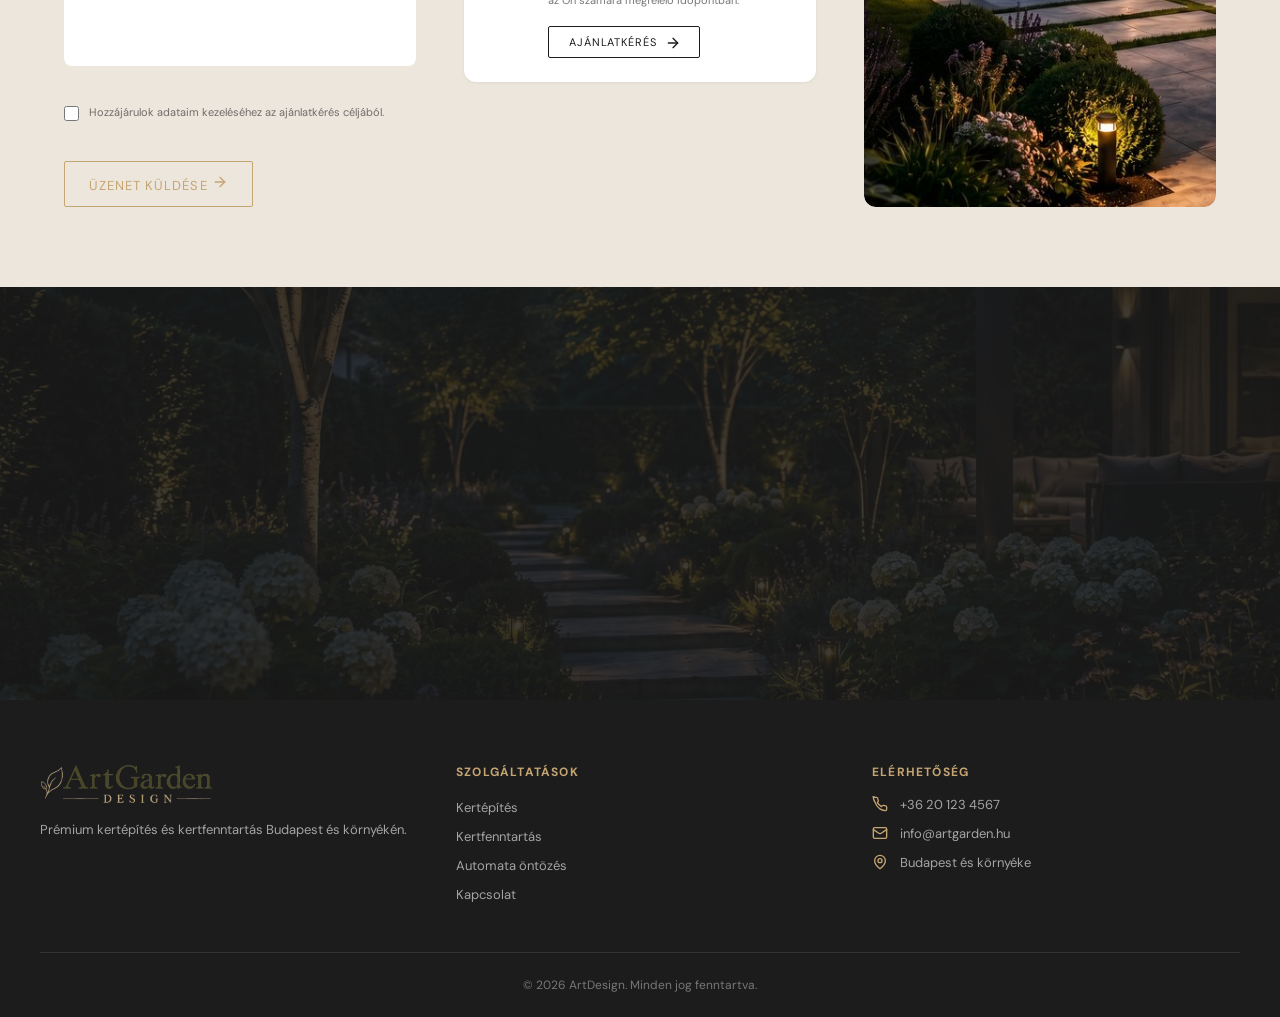
<file: kapcsolat.html>
﻿<!DOCTYPE html>
<html lang="hu">
<head>
  <meta charset="UTF-8" />
  <meta name="viewport" content="width=device-width, initial-scale=1.0" />
  <title>Kapcsolat | ArtDesign</title>
  <meta name="description" content="Minden kert egy beszélgetéssel kezdődik. Vegye fel velünk a kapcsolatot!" />
  <link rel="icon" href="favicon.svg" />
  <link rel="stylesheet" href="css/style.css?v=26" />
</head>
<body>

<!-- HEADER -->
<header class="site-header bg-dark-80 subpage-header">
  <div class="header-inner">
    <a href="index.html" class="logo-wrap" id="logo-link">
      <img src="logos/logo-final.png" alt="ArtGarden Design logo" class="logo-final-img" />
    </a>
    <nav class="nav-desktop">
      <a href="index.html">FŐOLDAL</a>
      <div class="nav-item" id="nav-services">
        <button onclick="document.getElementById('nav-services').classList.toggle('open')">
          SZOLGÁLTATÁSOK <span data-icon="chevronDown" class="nav-chevron" style="display:inline-flex;"></span>
        </button>
        <div class="dropdown">
          <a href="kertepites.html">Kertépítés</a>
          <a href="kertfenntartas.html">Kertfenntartás</a>
          <a href="automata-ontozes.html">Automata öntözés</a>
        </div>
      </div>
      <a href="rolunk.html">RÓLUNK</a>
      <a href="kapcsolat.html" class="active">KAPCSOLAT</a>
      <a href="#contact-form" class="btn btn-gold btn-sm" style="margin-left:8px;">AJÁNLATKÉRÉS</a>
    </nav>
    <button class="mobile-menu-btn" aria-label="Menü">
      <span data-icon="menu" class="mobile-menu-icon" style="display:inline-flex;"></span>
    </button>
  </div>
  <div class="mobile-nav">
    <a href="index.html">FŐOLDAL</a>
    <button class="mobile-services-toggle">SZOLGÁLTATÁSOK <span data-icon="chevronDown" style="display:inline-flex;"></span></button>
    <div class="mobile-sub">
      <a href="kertepites.html">Kertépítés</a>
      <a href="kertfenntartas.html">Kertfenntartás</a>
      <a href="automata-ontozes.html">Automata öntözés</a>
    </div>
    <a href="rolunk.html">RÓLUNK</a>
    <a href="kapcsolat.html" class="active">KAPCSOLAT</a>
  </div>
</header>

<main>

  <!-- SERVICE HERO -->
  <section class="service-hero">
    <div class="hero-bg-img">
      <img src="images/kapcsolat_1.jpg" alt="Kerti terasz szép virágokkal" />
    </div>
    <div class="hero-overlay-lr"></div>
    <div class="hero-content">
      <div class="fade-in">
        <p class="service-breadcrumb">FŐOLDAL / KAPCSOLAT</p>
        <h1 class="service-title">Kapcsolat</h1>
        <div class="service-divider"></div>
        <p class="service-subtitle">Minden kert egy beszélgetéssel kezdődik.</p>
        <p class="service-desc">Írjon nekünk, és hamarosan felvesszük Önnel a kapcsolatot!</p>
        <a href="#contact-form" class="btn btn-gold">ÜZENJEN NEKÜNK <span data-icon="arrowRight" style="display:inline-flex;width:16px;height:16px;"></span></a>
      </div>
    </div>
  </section>

  <!-- FEATURES -->
  <section class="features-section">
    <div class="container">
      <div class="features-grid">
        <div class="feature-item fade-in" data-delay="0">
          <div class="feature-icon"><img src="icons/eszkoz-66.png" alt="" /></div>
          <h3 class="feature-title">SZEMÉLYRE SZABOTT</h3>
          <p class="feature-desc">Minden ügyfélhez egyedien igazodunk, mert minden kert egyedi.</p>
        </div>
        <div class="feature-item fade-in" data-delay="0.1">
          <div class="feature-icon"><img src="icons/eszkoz-103.png" alt="" /></div>
          <h3 class="feature-title">PRÉMIUM MINŐSÉG</h3>
          <p class="feature-desc">Csak a legjobb anyagokat és növényeket alkalmazzuk.</p>
        </div>
        <div class="feature-item fade-in" data-delay="0.2">
          <div class="feature-icon"><img src="icons/eszkoz-78.png" alt="" /></div>
          <h3 class="feature-title">PONTOS KIVITELEZÉS</h3>
          <p class="feature-desc">Pontosság, megbízhatóság és a határidők precíz betartása.</p>
        </div>
        <div class="feature-item fade-in" data-delay="0.3">
          <div class="feature-icon"><img src="icons/eszkoz-110.png" alt="" /></div>
          <h3 class="feature-title">TELJES KÖRŰ GONDOSKODÁS</h3>
          <p class="feature-desc">A tervezéstől a kész kert átadásáig mindent elvégzünk.</p>
        </div>
        <div class="feature-item fade-in" data-delay="0.4">
          <div class="feature-icon"><img src="icons/eszkoz-82.png" alt="" /></div>
          <h3 class="feature-title">MEGBÍZHATÓSÁG</h3>
          <p class="feature-desc">Nem adunk alaptalan ígéreteket – amit vállalunk, azt teljesítjük.</p>
        </div>
        <div class="feature-item fade-in" data-delay="0.5">
          <div class="feature-icon"><img src="icons/eszkoz-84.png" alt="" /></div>
          <h3 class="feature-title">ELÉGEDETT ÜGYFELEK</h3>
          <p class="feature-desc">Büszkék vagyunk arra, hogy ügyfeleink ajánlanak bennünket.</p>
        </div>
      </div>
    </div>
  </section>

  <!-- CONTACT FORM SECTION -->
  <section class="contact-section" id="contact-form">
    <div class="container">
      <div class="contact-grid">

        <!-- Form -->
        <div class="contact-form-col fade-in-left">
          <p class="content-overline">KAPCSOLATFELVÉTEL</p>
          <h2 class="content-title">Írjon nekünk!</h2>
          <p class="contact-intro">Töltse ki az alábbi űrlapot, és hamarosan felvesszük Önnel a kapcsolatot.</p>

          <form id="contact-form-el" class="contact-form" novalidate>
            <div class="form-row">
              <div class="form-group">
                <label class="form-label" for="name">
                  <span data-icon="user" style="display:inline-flex;width:14px;height:14px;"></span> Név *
                </label>
                <input type="text" id="name" name="name" class="form-input" placeholder="Az Ön neve" required />
                <span class="form-error" id="name-error"></span>
              </div>
              <div class="form-group">
                <label class="form-label" for="email">
                  <span data-icon="mail" style="display:inline-flex;width:14px;height:14px;"></span> Email *
                </label>
                <input type="email" id="email" name="email" class="form-input" placeholder="pelda@email.hu" required />
                <span class="form-error" id="email-error"></span>
              </div>
            </div>
            <div class="form-group">
              <label class="form-label" for="phone">
                <span data-icon="phone" style="display:inline-flex;width:14px;height:14px;"></span> Telefon
              </label>
              <input type="tel" id="phone" name="phone" class="form-input" placeholder="+36 20 123 4567" />
            </div>
            <div class="form-group">
              <label class="form-label" for="message">
                <span data-icon="penLine" style="display:inline-flex;width:14px;height:14px;"></span> Üzenet *
              </label>
              <textarea id="message" name="message" class="form-input form-textarea" placeholder="Írja le, miben segíthetünk..." rows="5" required></textarea>
              <span class="form-error" id="message-error"></span>
            </div>
            <div class="form-group form-checkbox-group">
              <label class="form-checkbox-label">
                <input type="checkbox" id="consent" name="consent" required />
                <span>Hozzájárulok adataim kezeléséhez az ajánlatkérés céljából.</span>
              </label>
              <span class="form-error" id="consent-error"></span>
            </div>
            <button type="submit" class="btn btn-gold form-submit">
              <span id="submit-label">ÜZENET KÜLDÉSE <span data-icon="arrowRight" style="display:inline-flex;width:16px;height:16px;"></span></span>
            </button>
            <div id="form-success" class="form-success" style="display:none;">
              <span data-icon="checkCircle" style="display:inline-flex;color:var(--gold);"></span>
              Üzenete sikeresen elküldve! Hamarosan felvesszük Önnel a kapcsolatot.
            </div>
            <div id="form-error-msg" class="form-error-msg" style="display:none;">
              Hiba történt az üzenet küldésekor. Kérjük, próbálja újra.
            </div>
          </form>
        </div>

        <!-- Info -->
        <div class="contact-info-col fade-in">
          <p class="content-overline">ELÉRHETŐSÉGEINK</p>
          <h2 class="content-title">Elérhetőségek</h2>

          <div class="contact-info-list">
            <div class="contact-info-item">
              <div class="contact-info-icon"><span data-icon="phone" style="display:inline-flex;color:var(--gold);"></span></div>
              <div>
                <p class="contact-info-label">Telefon</p>
                <p class="contact-info-value"><a href="tel:+36201234567">+36 20 123 4567</a></p>
              </div>
            </div>
            <div class="contact-info-item">
              <div class="contact-info-icon"><span data-icon="mail" style="display:inline-flex;color:var(--gold);"></span></div>
              <div>
                <p class="contact-info-label">Email</p>
                <p class="contact-info-value"><a href="mailto:info@artgarden.hu">info@artgarden.hu</a></p>
              </div>
            </div>
            <div class="contact-info-item">
              <div class="contact-info-icon"><span data-icon="mapPin" style="display:inline-flex;color:var(--gold);"></span></div>
              <div>
                <p class="contact-info-label">Helyszín</p>
                <p class="contact-info-value">Budapest és környéke</p>
              </div>
            </div>
            <div class="contact-info-item">
              <div class="contact-info-icon"><span data-icon="clock" style="display:inline-flex;color:var(--gold);"></span></div>
              <div>
                <p class="contact-info-label">Nyitvatartás</p>
                <p class="contact-info-value">H–P: 8:00–18:00</p>
              </div>
            </div>
          </div>

          <!-- Appointment box -->
          <div class="appointment-box">
            <div class="appointment-icon"><span data-icon="calendar" style="display:inline-flex;color:var(--gold);width:28px;height:28px;"></span></div>
            <div>
              <h3 class="appointment-title">Időpontot foglal?</h3>
              <p class="appointment-desc">Töltse ki az ürlap az igényeivel, és visszahívjuk az Ön számára megfelelő időpontban.</p>
              <button class="btn btn-dark btn-sm" onclick="document.getElementById('name').focus();document.getElementById('contact-form').scrollIntoView({behavior:'smooth'});">
                AJÁNLATKÉRÉS <span data-icon="arrowRight" style="display:inline-flex;width:14px;height:14px;"></span>
              </button>
            </div>
          </div>
        </div>

        <!-- Side image -->
        <div class="contact-img-col fade-in-right">
          <img src="images/kapcsolat_3.jpg" alt="Kertész konzultáció" />
        </div>

      </div>
    </div>
  </section>

  <!-- CTA -->
  <section class="cta-section">
    <div class="cta-bg"><img src="images/kapcsolat_2.jpg" alt="" /></div>
    <div class="cta-overlay"></div>
    <div class="cta-inner">
      <div class="max-w fade-in">
        <h2 class="cta-title">Készen áll arra, hogy kertje új szintre lépjen?</h2>
        <div class="cta-divider"></div>
        <p class="cta-desc">Kérjen személyre szabott ajánlatot még ma!</p>
        <a href="#contact-form" class="btn btn-gold">AJÁNLATKÉRÉS <span data-icon="arrowRight" style="display:inline-flex;width:16px;height:16px;"></span></a>
      </div>
    </div>
  </section>

</main>

<!-- FOOTER -->
<footer class="site-footer">
  <div class="container footer-inner">
    <div class="footer-grid">
      <div>
        <img src="logos/logo-final.png" alt="ArtGarden Design" class="footer-logo" />
        <p class="footer-tagline">Prémium kertépítés és kertfenntartás Budapest és környékén.</p>
      </div>
      <div>
        <h4 class="footer-section-title">Szolgáltatások</h4>
        <ul class="footer-links">
          <li><a href="kertepites.html">Kertépítés</a></li>
          <li><a href="kertfenntartas.html">Kertfenntartás</a></li>
          <li><a href="automata-ontozes.html">Automata öntözés</a></li>
          <li><a href="kapcsolat.html">Kapcsolat</a></li>
        </ul>
      </div>
      <div>
        <h4 class="footer-section-title">Elérhetőség</h4>
        <ul class="footer-contact">
          <li class="footer-contact-item"><span data-icon="phone" style="display:inline-flex;color:var(--gold);"></span> +36 20 123 4567</li>
          <li class="footer-contact-item"><span data-icon="mail" style="display:inline-flex;color:var(--gold);"></span> info@artgarden.hu</li>
          <li class="footer-contact-item"><span data-icon="mapPin" style="display:inline-flex;color:var(--gold);"></span> Budapest és környéke</li>
        </ul>
      </div>
    </div>
    <div class="footer-bottom">© <span class="footer-year"></span> ArtDesign. Minden jog fenntartva.</div>
  </div>
</footer>

<script src="js/main.js"></script>
<script>
  const logoLink = document.getElementById('logo-link');
  function fixLogo() {
    logoLink.style.transform = 'none';
    logoLink.style.alignSelf = 'center';
  }
  fixLogo(); window.addEventListener('resize', fixLogo);
</script>
</body>
</html>
</file>
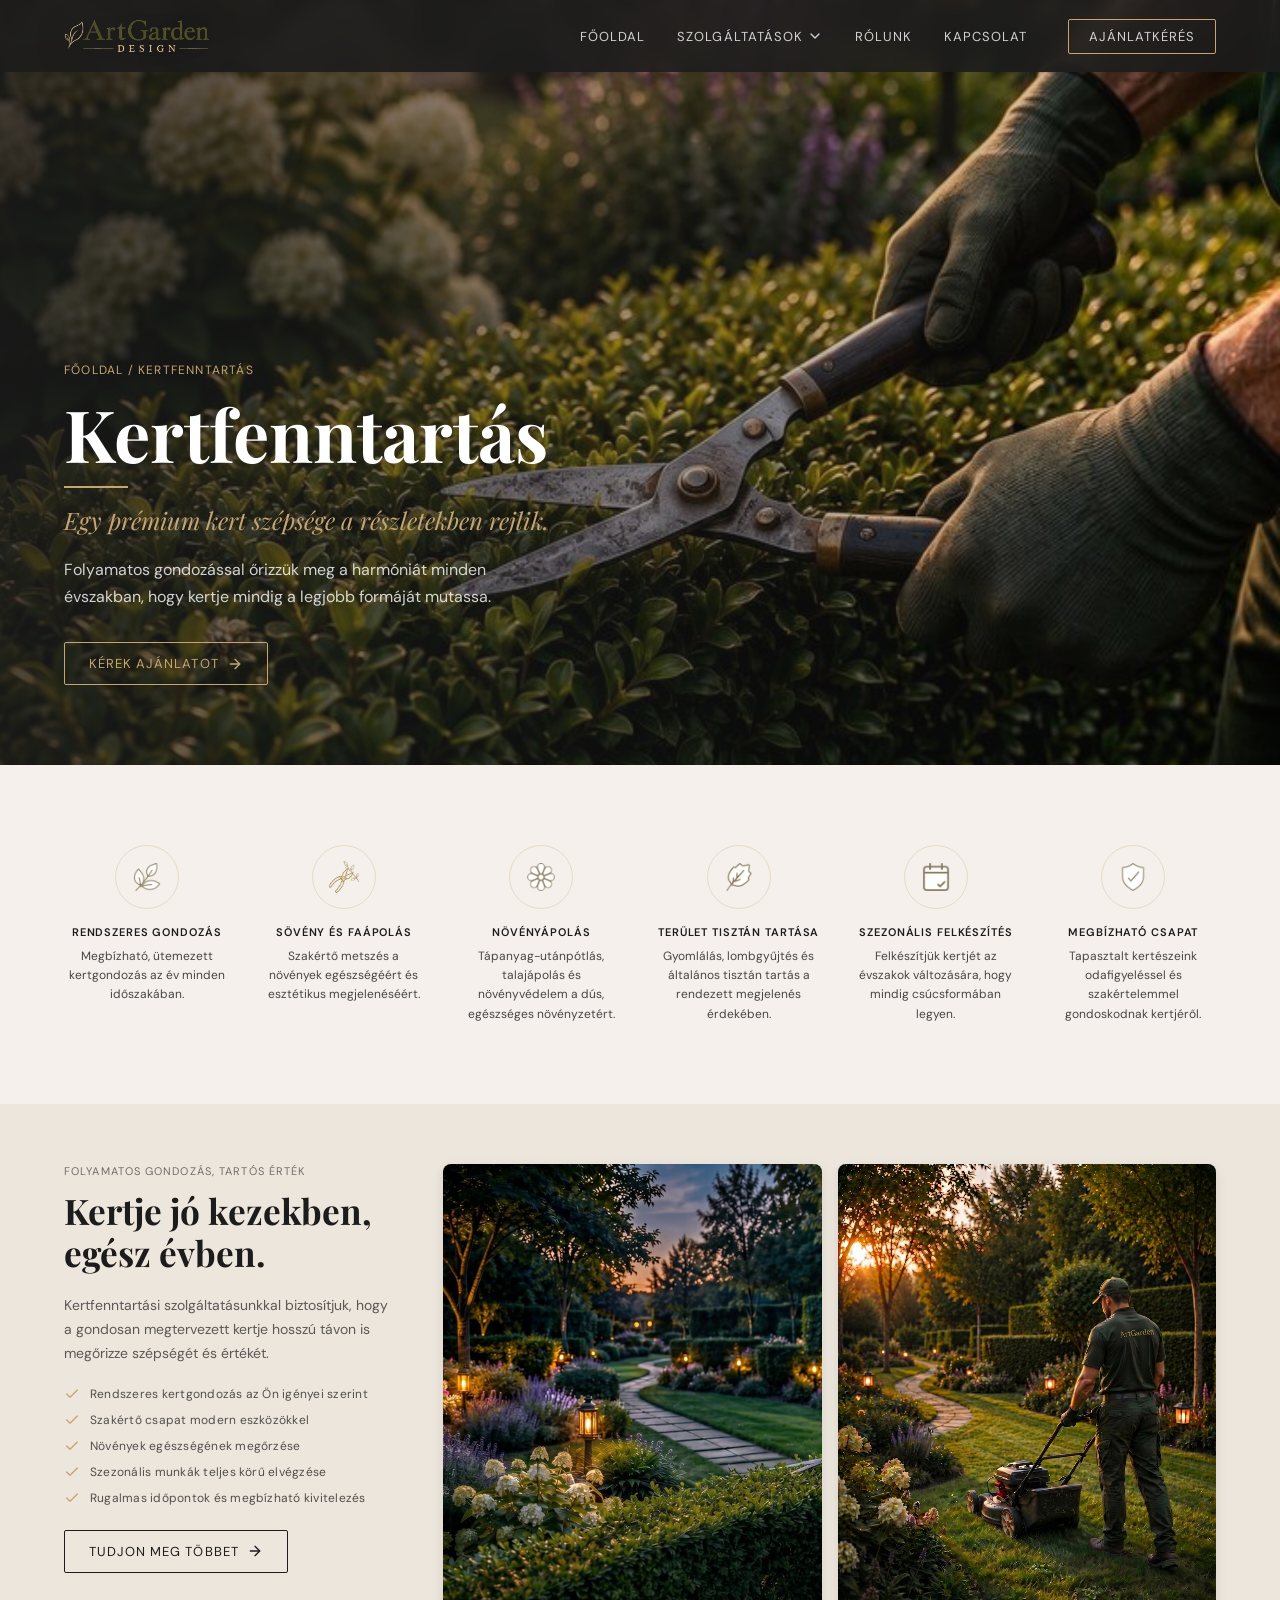
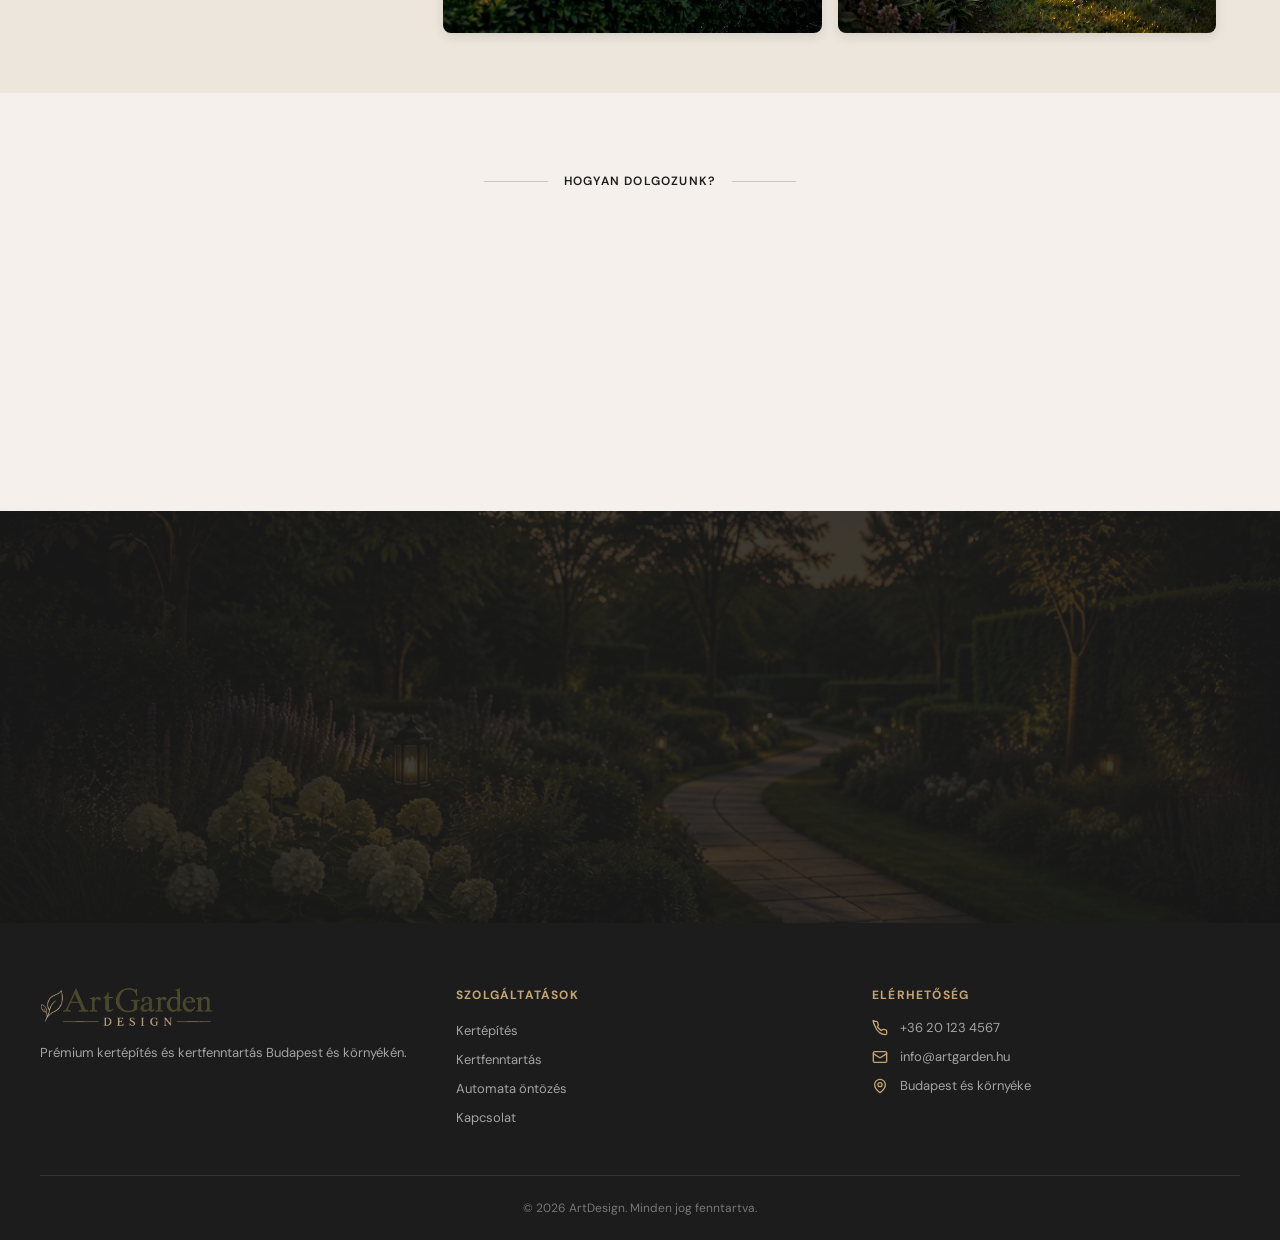
<file: kertfenntartas.html>
﻿<!DOCTYPE html>
<html lang="hu">
<head>
  <meta charset="UTF-8" />
  <meta name="viewport" content="width=device-width, initial-scale=1.0" />
  <title>Kertfenntartás | ArtDesign</title>
  <meta name="description" content="Folyamatos gondozással őrizzük meg kertje harmóniáját minden évszakban." />
  <link rel="icon" href="favicon.svg" />
  <link rel="stylesheet" href="css/style.css?v=26" />
</head>
<body>

<!-- HEADER -->
<header class="site-header bg-dark-80 subpage-header">
  <div class="header-inner">
    <a href="index.html" class="logo-wrap" id="logo-link">
      <img src="logos/logo-final.png" alt="ArtGarden Design logo" class="logo-final-img" />
    </a>
    <nav class="nav-desktop">
      <a href="index.html">FŐOLDAL</a>
      <div class="nav-item" id="nav-services">
        <button onclick="document.getElementById('nav-services').classList.toggle('open')">
          SZOLGÁLTATÁSOK <span data-icon="chevronDown" class="nav-chevron" style="display:inline-flex;"></span>
        </button>
        <div class="dropdown">
          <a href="kertepites.html">Kertépítés</a>
          <a href="kertfenntartas.html" class="active">Kertfenntartás</a>
          <a href="automata-ontozes.html">Automata öntözés</a>
        </div>
      </div>
      <a href="rolunk.html">RÓLUNK</a>
      <a href="kapcsolat.html">KAPCSOLAT</a>
      <a href="kapcsolat.html" class="btn btn-gold btn-sm" style="margin-left:8px;">AJÁNLATKÉRÉS</a>
    </nav>
    <button class="mobile-menu-btn" aria-label="Menü">
      <span data-icon="menu" class="mobile-menu-icon" style="display:inline-flex;"></span>
    </button>
  </div>
  <div class="mobile-nav">
    <a href="index.html">FŐOLDAL</a>
    <button class="mobile-services-toggle">SZOLGÁLTATÁSOK <span data-icon="chevronDown" style="display:inline-flex;"></span></button>
    <div class="mobile-sub">
      <a href="kertepites.html">Kertépítés</a>
      <a href="kertfenntartas.html" class="active">Kertfenntartás</a>
      <a href="automata-ontozes.html">Automata öntözés</a>
    </div>
    <a href="rolunk.html">RÓLUNK</a>
    <a href="kapcsolat.html">KAPCSOLAT</a>
  </div>
</header>

<main>

  <!-- SERVICE HERO -->
  <section class="service-hero">
    <div class="hero-bg-img">
      <img src="images/kertfenntartás_1.jpg" alt="Kertfenntartás - gondozott kerti ösvény" />
    </div>
    <div class="hero-overlay-lr"></div>
    <div class="hero-content">
      <div class="fade-in">
        <p class="service-breadcrumb">FŐOLDAL / KERTFENNTARTÁS</p>
        <h1 class="service-title">Kertfenntartás</h1>
        <div class="service-divider"></div>
        <p class="service-subtitle">Egy prémium kert szépsége a részletekben rejlik.</p>
        <p class="service-desc">Folyamatos gondozással őrizzük meg a harmóniát minden évszakban, hogy kertje mindig a legjobb formáját mutassa.</p>
        <a href="kapcsolat.html" class="btn btn-gold">KÉREK AJÁNLATOT <span data-icon="arrowRight" style="display:inline-flex;width:16px;height:16px;"></span></a>
      </div>
    </div>
  </section>

  <!-- FEATURES -->
  <section class="features-section">
    <div class="container">
      <div class="features-grid">
        <div class="feature-item fade-in" data-delay="0">
          <div class="feature-icon"><img src="icons/eszkoz-72.png" alt="" /></div>
          <h3 class="feature-title">RENDSZERES GONDOZÁS</h3>
          <p class="feature-desc">Megbízható, ütemezett kertgondozás az év minden időszakában.</p>
        </div>
        <div class="feature-item fade-in" data-delay="0.1">
          <div class="feature-icon"><img src="icons/ikon-kertfenntartas-feature.png" alt="" /></div>
          <h3 class="feature-title">SÖVÉNY ÉS FAÁPOLÁS</h3>
          <p class="feature-desc">Szakértő metszés a növények egészségéért és esztétikus megjelenéséért.</p>
        </div>
        <div class="feature-item fade-in" data-delay="0.2">
          <div class="feature-icon"><img src="icons/eszkoz-95.png" alt="" /></div>
          <h3 class="feature-title">NÖVÉNYÁPOLÁS</h3>
          <p class="feature-desc">Tápanyag-utánpótlás, talajápolás és növényvédelem a dús, egészséges növényzetért.</p>
        </div>
        <div class="feature-item fade-in" data-delay="0.3">
          <div class="feature-icon"><img src="icons/eszkoz-96.png" alt="" /></div>
          <h3 class="feature-title">TERÜLET TISZTÁN TARTÁSA</h3>
          <p class="feature-desc">Gyomlálás, lombgyűjtés és általános tisztán tartás a rendezett megjelenés érdekében.</p>
        </div>
        <div class="feature-item fade-in" data-delay="0.4">
          <div class="feature-icon"><img src="icons/eszkoz-78.png" alt="" /></div>
          <h3 class="feature-title">SZEZONÁLIS FELKÉSZÍTÉS</h3>
          <p class="feature-desc">Felkészítjük kertjét az évszakok változására, hogy mindig csúcsformában legyen.</p>
        </div>
        <div class="feature-item fade-in" data-delay="0.5">
          <div class="feature-icon"><img src="icons/eszkoz-80.png" alt="" /></div>
          <h3 class="feature-title">MEGBÍZHATÓ CSAPAT</h3>
          <p class="feature-desc">Tapasztalt kertészeink odafigyeléssel és szakértelemmel gondoskodnak kertjéről.</p>
        </div>
      </div>
    </div>
  </section>

  <!-- CONTENT SECTION -->
  <section class="content-section">
    <div class="container">
      <div class="content-grid">
        <div class="fade-in-left">
          <p class="content-overline">FOLYAMATOS GONDOZÁS, TARTÓS ÉRTÉK</p>
          <h2 class="content-title">Kertje jó kezekben, egész évben.</h2>
          <p class="content-desc">Kertfenntartási szolgáltatásunkkal biztosítjuk, hogy a gondosan megtervezett kertje hosszú távon is megőrizze szépségét és értékét.</p>
          <ul class="check-list">
            <li class="check-item"><span data-icon="check" style="display:inline-flex;color:var(--gold);"></span> Rendszeres kertgondozás az Ön igényei szerint</li>
            <li class="check-item"><span data-icon="check" style="display:inline-flex;color:var(--gold);"></span> Szakértő csapat modern eszközökkel</li>
            <li class="check-item"><span data-icon="check" style="display:inline-flex;color:var(--gold);"></span> Növények egészségének megőrzése</li>
            <li class="check-item"><span data-icon="check" style="display:inline-flex;color:var(--gold);"></span> Szezonális munkák teljes körű elvégzése</li>
            <li class="check-item"><span data-icon="check" style="display:inline-flex;color:var(--gold);"></span> Rugalmas időpontok és megbízható kivitelezés</li>
          </ul>
          <a href="kapcsolat.html" class="btn btn-dark">TUDJON MEG TÖBBET <span data-icon="arrowRight" style="display:inline-flex;width:16px;height:16px;"></span></a>
        </div>
        <div class="content-images fade-in-right">
          <div class="content-img"><img src="images/kertfenntartás_3.jpg" alt="Kerti lámpák éjszaka" /></div>
          <div class="content-img"><img src="images/kertfenntartás_4.jpg" alt="Kertész metszés közben" /></div>
        </div>
      </div>
    </div>
  </section>

  <!-- PROCESS STEPS -->
  <section class="steps-section steps-section-kertfenntartas">
    <div class="container">
      <div class="steps-header">
        <div class="steps-header-line"></div>
        <h2 class="steps-header-title">HOGYAN DOLGOZUNK?</h2>
        <div class="steps-header-line"></div>
      </div>
      <div class="steps-grid">
        <div class="step-item fade-in" data-delay="0">
          <div class="step-circle-wrap">
            <div class="step-circle">1</div>
          </div>
          <div class="step-icon"><img src="icons/eszkoz-89.png" alt="" /></div>
          <h3 class="step-title">KAPCSOLATFELVÉTEL</h3>
          <p class="step-desc">Vegye fel velünk a kapcsolatot telefonon vagy e-mailben.</p>
        </div>
        <div class="step-item fade-in" data-delay="0.1">
          <div class="step-circle-wrap">
            <div class="step-circle">2</div>
          </div>
          <div class="step-icon"><img src="icons/eszkoz-111.png" alt="" /></div>
          <h3 class="step-title">FELMÉRÉS</h3>
          <p class="step-desc">Felmérjük kertje állapotát és megbeszéljük az igényeit.</p>
        </div>
        <div class="step-item fade-in" data-delay="0.2">
          <div class="step-circle-wrap">
            <div class="step-circle">3</div>
          </div>
          <div class="step-icon"><img src="icons/eszkoz-103.png" alt="" /></div>
          <h3 class="step-title">TERV ÉS ÜTEMEZÉS</h3>
          <p class="step-desc">Javaslatot adunk a szükséges munkákra és az ütemezésre.</p>
        </div>
        <div class="step-item fade-in" data-delay="0.3">
          <div class="step-circle-wrap">
            <div class="step-circle">4</div>
          </div>
          <div class="step-icon"><img src="icons/ikon-kertfenntartas.png" alt="" class="step-icon-match" /></div>
          <h3 class="step-title">GONDOZÁS</h3>
          <p class="step-desc">Elvégezzük a megbeszélt feladatokat a legnagyobb odafigyeléssel.</p>
        </div>
        <div class="step-item fade-in" data-delay="0.4">
          <div class="step-circle-wrap">
            <div class="step-circle">5</div>
          </div>
          <div class="step-icon"><img src="icons/eszkoz-91.png" alt="" /></div>
          <h3 class="step-title">FOLYAMATOS TÖRŐDÉS</h3>
          <p class="step-desc">Rendszeres ellenőrzéssel biztosítjuk kertje hosszú távú szépségét.</p>
        </div>
      </div>
    </div>
  </section>

  <!-- CTA -->
  <section class="cta-section">
    <div class="cta-bg"><img src="images/kertfenntartás_2.jpg" alt="" /></div>
    <div class="cta-overlay"></div>
    <div class="cta-inner">
      <div class="max-w fade-in">
        <h2 class="cta-title">Élvezze kertje szépségét, mi gondoskodunk róla.</h2>
        <div class="cta-divider"></div>
        <p class="cta-desc">Bízza ránk kertje fenntartását, és élvezze a tökéletes harmóniát minden nap.</p>
        <a href="kapcsolat.html" class="btn btn-gold">KÉREK AJÁNLATOT <span data-icon="arrowRight" style="display:inline-flex;width:16px;height:16px;"></span></a>
      </div>
    </div>
  </section>

</main>

<!-- FOOTER -->
<footer class="site-footer">
  <div class="container footer-inner">
    <div class="footer-grid">
      <div>
        <img src="logos/logo-final.png" alt="ArtGarden Design" class="footer-logo" />
        <p class="footer-tagline">Prémium kertépítés és kertfenntartás Budapest és környékén.</p>
      </div>
      <div>
        <h4 class="footer-section-title">Szolgáltatások</h4>
        <ul class="footer-links">
          <li><a href="kertepites.html">Kertépítés</a></li>
          <li><a href="kertfenntartas.html">Kertfenntartás</a></li>
          <li><a href="automata-ontozes.html">Automata öntözés</a></li>
          <li><a href="kapcsolat.html">Kapcsolat</a></li>
        </ul>
      </div>
      <div>
        <h4 class="footer-section-title">Elérhetőség</h4>
        <ul class="footer-contact">
          <li class="footer-contact-item"><span data-icon="phone" style="display:inline-flex;color:var(--gold);"></span> +36 20 123 4567</li>
          <li class="footer-contact-item"><span data-icon="mail" style="display:inline-flex;color:var(--gold);"></span> info@artgarden.hu</li>
          <li class="footer-contact-item"><span data-icon="mapPin" style="display:inline-flex;color:var(--gold);"></span> Budapest és környéke</li>
        </ul>
      </div>
    </div>
    <div class="footer-bottom">© <span class="footer-year"></span> ArtDesign. Minden jog fenntartva.</div>
  </div>
</footer>

<script src="js/main.js"></script>
<script>
  const logoLink = document.getElementById('logo-link');
  function fixLogo() {
    logoLink.style.transform = 'none';
    logoLink.style.alignSelf = 'center';
  }
  fixLogo(); window.addEventListener('resize', fixLogo);
</script>
</body>
</html>
</file>
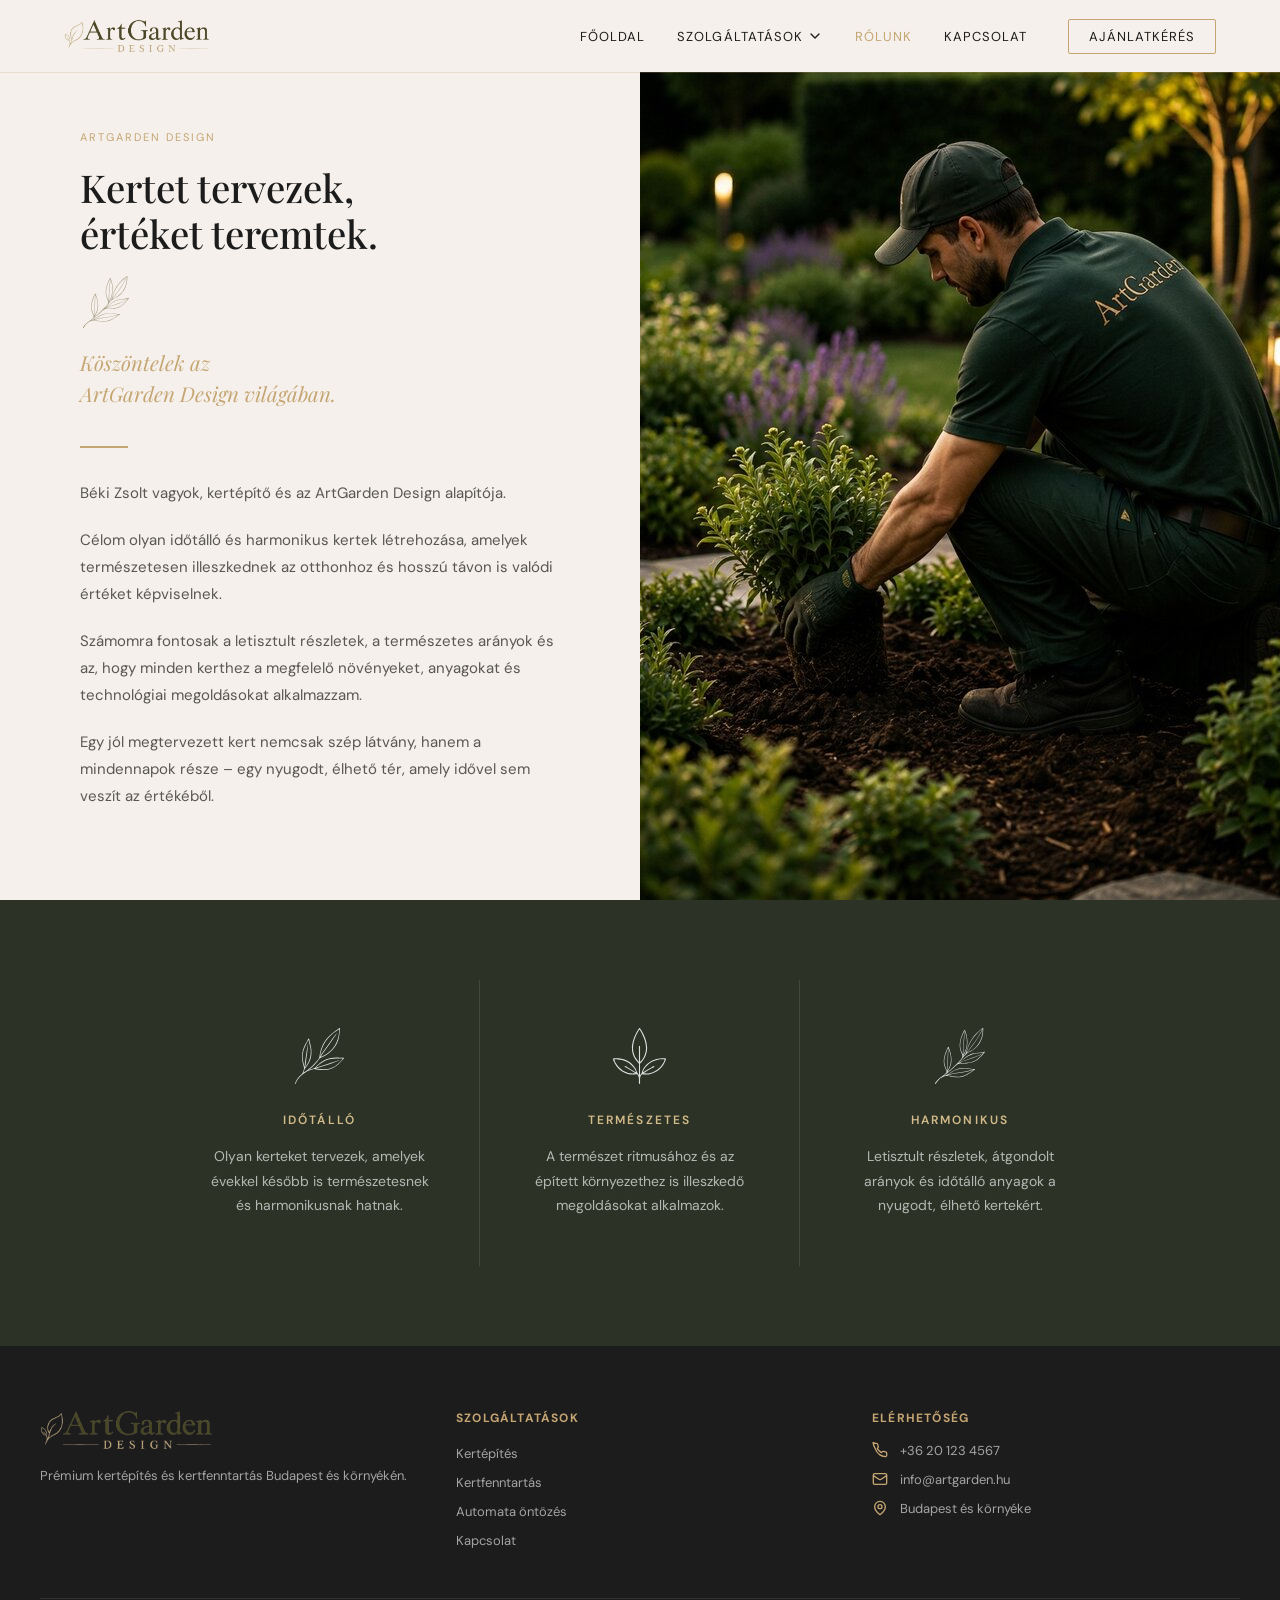
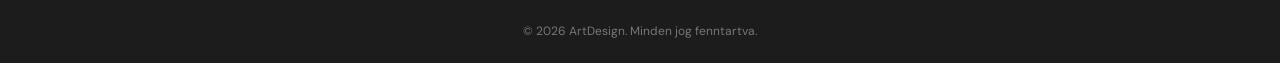
<file: rolunk.html>
﻿<!DOCTYPE html>
<html lang="hu">
<head>
  <meta charset="UTF-8" />
  <meta name="viewport" content="width=device-width, initial-scale=1.0" />
  <title>Rólunk | ArtGarden Design</title>
  <meta name="description" content="Béki Zsolt kertépítő és az ArtGarden Design alapítója – egyedi, időtálló kertek tervezése és kivitelezése." />
  <link rel="icon" href="favicon.svg" />
  <link rel="stylesheet" href="css/style.css?v=26" />
</head>
<body>

<!-- ============================================================
     HEADER
============================================================ -->
<header class="site-header scrolled subpage-header header-cream">
  <div class="header-inner">
    <a href="index.html" class="logo-wrap" id="logo-link">
      <img src="logos/logo-final.png" alt="ArtGarden Design logo" class="logo-final-img" />
    </a>
    <nav class="nav-desktop">
      <a href="index.html">FŐOLDAL</a>
      <div class="nav-item" id="nav-services">
        <button onclick="document.getElementById('nav-services').classList.toggle('open')">
          SZOLGÁLTATÁSOK <span data-icon="chevronDown" class="nav-chevron" style="display:inline-flex;"></span>
        </button>
        <div class="dropdown">
          <a href="kertepites.html">Kertépítés</a>
          <a href="kertfenntartas.html">Kertfenntartás</a>
          <a href="automata-ontozes.html">Automata öntözés</a>
        </div>
      </div>
      <a href="rolunk.html" class="active">RÓLUNK</a>
      <a href="kapcsolat.html">KAPCSOLAT</a>
      <a href="kapcsolat.html" class="btn btn-gold btn-sm" style="margin-left:8px;">AJÁNLATKÉRÉS</a>
    </nav>
    <button class="mobile-menu-btn" aria-label="Menü">
      <span data-icon="menu" class="mobile-menu-icon" style="display:inline-flex;"></span>
    </button>
  </div>

  <div class="mobile-nav">
    <a href="index.html">FŐOLDAL</a>
    <button class="mobile-services-toggle">
      SZOLGÁLTATÁSOK <span data-icon="chevronDown" style="display:inline-flex;"></span>
    </button>
    <div class="mobile-sub">
      <a href="kertepites.html">Kertépítés</a>
      <a href="kertfenntartas.html">Kertfenntartás</a>
      <a href="automata-ontozes.html">Automata öntözés</a>
    </div>
    <a href="rolunk.html" class="active">RÓLUNK</a>
    <a href="kapcsolat.html">KAPCSOLAT</a>
  </div>
</header>

<!-- ============================================================
     RÓLUNK – SPLIT SECTION
============================================================ -->
<main>
  <section class="rolunk-split">

    <!-- LEFT: Text -->
    <div class="rolunk-text-side">
      <div class="rolunk-text-inner fade-in-left">
        <p class="rolunk-eyebrow">ArtGarden Design</p>
        <h1 class="rolunk-title">Kertet tervezek,<br>értéket teremtek.</h1>
        <img src="icons/6.svg" alt="" class="rolunk-hero-icon" />
        <p class="rolunk-subtitle">
          Köszöntelek az<br>
          ArtGarden Design világában.
        </p>
        <div class="rolunk-divider"></div>
        <div class="rolunk-body">
          <p>Béki Zsolt vagyok, kertépítő és az ArtGarden Design alapítója.</p>
          <p>Célom olyan időtálló és harmonikus kertek létrehozása, amelyek természetesen illeszkednek az otthonhoz és hosszú távon is valódi értéket képviselnek.</p>
          <p>Számomra fontosak a letisztult részletek, a természetes arányok és az, hogy minden kerthez a megfelelő növényeket, anyagokat és technológiai megoldásokat alkalmazzam.</p>
          <p>Egy jól megtervezett kert nemcsak szép látvány, hanem a mindennapok része – egy nyugodt, élhető tér, amely idővel sem veszít az értékéből.</p>
        </div>
      </div>
    </div>

    <!-- RIGHT: Image -->
    <div class="rolunk-image-side fade-in-right">
      <img src="images/kertépítés_2.jpg" alt="Gondozott, prémium kert" />
    </div>

  </section>

  <!-- VALUES STRIP -->
  <section class="rolunk-values">
    <div class="rolunk-values-grid">

      <div class="rolunk-value-item fade-in" data-delay="0">
        <img src="icons/4.svg" alt="Időtálló" class="rolunk-value-icon" />
        <h3 class="rolunk-value-title">IDŐTÁLLÓ</h3>
        <p class="rolunk-value-desc">Olyan kerteket tervezek, amelyek évekkel később is természetesnek és harmonikusnak hatnak.</p>
      </div>

      <div class="rolunk-value-item fade-in" data-delay="0.1">
        <img src="icons/5.svg" alt="Természetes" class="rolunk-value-icon" />
        <h3 class="rolunk-value-title">TERMÉSZETES</h3>
        <p class="rolunk-value-desc">A természet ritmusához és az épített környezethez is illeszkedő megoldásokat alkalmazok.</p>
      </div>

      <div class="rolunk-value-item fade-in" data-delay="0.2">
        <img src="icons/6.svg" alt="Harmonikus" class="rolunk-value-icon" />
        <h3 class="rolunk-value-title">HARMONIKUS</h3>
        <p class="rolunk-value-desc">Letisztult részletek, átgondolt arányok és időtálló anyagok a nyugodt, élhető kertekért.</p>
      </div>

    </div>
  </section>

</main>

<!-- ============================================================
     FOOTER
============================================================ -->
<footer class="site-footer">
  <div class="container footer-inner">
    <div class="footer-grid">
      <div>
        <img src="logos/logo-final.png" alt="ArtGarden Design" class="footer-logo" />
        <p class="footer-tagline">Prémium kertépítés és kertfenntartás Budapest és környékén.</p>
      </div>
      <div>
        <h4 class="footer-section-title">Szolgáltatások</h4>
        <ul class="footer-links">
          <li><a href="kertepites.html">Kertépítés</a></li>
          <li><a href="kertfenntartas.html">Kertfenntartás</a></li>
          <li><a href="automata-ontozes.html">Automata öntözés</a></li>
          <li><a href="kapcsolat.html">Kapcsolat</a></li>
        </ul>
      </div>
      <div>
        <h4 class="footer-section-title">Elérhetőség</h4>
        <ul class="footer-contact">
          <li class="footer-contact-item"><span data-icon="phone" style="display:inline-flex;color:var(--gold);"></span> +36 20 123 4567</li>
          <li class="footer-contact-item"><span data-icon="mail" style="display:inline-flex;color:var(--gold);"></span> info@artgarden.hu</li>
          <li class="footer-contact-item"><span data-icon="mapPin" style="display:inline-flex;color:var(--gold);"></span> Budapest és környéke</li>
        </ul>
      </div>
    </div>
    <div class="footer-bottom">© <span class="footer-year"></span> ArtDesign. Minden jog fenntartva.</div>
  </div>
</footer>

<script src="js/main.js"></script>
<script>
  // Fix logo on subpage
  const logoLink = document.getElementById('logo-link');
  function fixLogo() {
    if (window.innerWidth >= 1024) {
      logoLink.style.transform = 'none';
      logoLink.style.alignSelf = 'center';
    } else {
      logoLink.style.transform = 'none';
      logoLink.style.alignSelf = 'center';
    }
  }
  fixLogo();
  window.addEventListener('resize', fixLogo);
</script>
</body>
</html>
</file>
<file: css/style.css>
/* ============================================================
   ArtDesign – Main Stylesheet
   ============================================================ */

/* ---------- Google Fonts ---------- */
@import url('https://fonts.googleapis.com/css2?family=Caveat:wght@400;500&family=DM+Sans:ital,opsz,wght@0,9..40,300;0,9..40,400;0,9..40,500;0,9..40,600;0,9..40,700;1,9..40,400&family=Playfair+Display:ital,wght@0,400;0,500;0,600;0,700;1,400;1,500&display=swap');

/* ---------- CSS Variables ---------- */
:root {
  --gold: #C5A572;
  --gold-light: #D4BB8A;
  --gold-dark: #A8884E;
  --cream: #F5F0EB;
  --cream-dark: #EDE6DD;
  --dark: #1C1C1C;
  --dark-light: #2A2A2A;
  --font-sans: 'DM Sans', sans-serif;
  --font-display: 'Playfair Display', serif;
  --font-handwritten: 'Caveat', cursive;
}

/* ---------- Reset & Base ---------- */
*, *::before, *::after { box-sizing: border-box; margin: 0; padding: 0; }
html { scroll-behavior: smooth; font-size: 16px; }
body {
  font-family: var(--font-sans);
  background-color: var(--cream);
  color: var(--dark);
  -webkit-font-smoothing: antialiased;
}
img { max-width: 100%; display: block; }
a { text-decoration: none; color: inherit; }
button { cursor: pointer; font-family: inherit; border: none; background: none; }
ul { list-style: none; }

/* ---------- Utility ---------- */
.container { max-width: 1200px; margin: 0 auto; padding: 0 24px; }
.font-display { font-family: var(--font-display); }
.text-gold { color: var(--gold); }
.text-dark { color: var(--dark); }
.text-white { color: #fff; }
.text-white-60 { color: rgba(255,255,255,.6); }
.text-white-70 { color: rgba(255,255,255,.7); }
.text-white-80 { color: rgba(255,255,255,.8); }
.italic { font-style: italic; }
.tracking-wider { letter-spacing: 0.08em; }
.tracking-widest { letter-spacing: 0.15em; }
.uppercase { text-transform: uppercase; }

/* ---------- Buttons / CTAs ---------- */
.btn {
  display: inline-flex;
  align-items: center;
  gap: 8px;
  padding: 12px 24px;
  font-size: 13px;
  letter-spacing: 0.08em;
  border-radius: 2px;
  transition: background 0.3s, color 0.3s, transform 0.2s;
  font-family: var(--font-sans);
  white-space: nowrap;
}
.btn-gold {
  border: 1px solid var(--gold);
  color: var(--gold);
  background: transparent;
}
.btn-gold:hover { background: var(--gold); color: #fff; }
.btn-dark {
  border: 1px solid var(--dark);
  color: var(--dark);
  background: transparent;
}
.btn-dark:hover { background: var(--dark); color: #fff; }
.btn-gold-fill {
  background: var(--gold);
  color: #fff;
  border: 1px solid var(--gold);
}
.btn-gold-fill:hover { background: var(--gold-dark); border-color: var(--gold-dark); }
.btn svg { transition: transform 0.2s; flex-shrink: 0; }
.btn:hover svg { transform: translateX(4px); }
.btn-sm { padding: 8px 20px; font-size: 11px; }

/* ---------- Header ---------- */
.site-header {
  position: fixed;
  top: 0; left: 0; right: 0;
  z-index: 100;
  transition: background 0.3s, backdrop-filter 0.3s, box-shadow 0.3s;
  height: 72px;
}
.site-header.scrolled {
  background: rgba(28,28,28,.95);
  backdrop-filter: blur(12px);
  box-shadow: 0 2px 20px rgba(0,0,0,.2);
}
.site-header.transparent { background: transparent; }
.site-header.bg-dark-80 {
  background: rgba(28,28,28,.82);
  backdrop-filter: blur(10px);
  box-shadow: 0 1px 18px rgba(0,0,0,.18);
}
.site-header.subpage-header.bg-dark-80 {
  background: rgba(28,28,28,.9);
}
.header-inner {
  max-width: 1200px;
  margin: 0 auto;
  padding: 0 24px;
  height: 100%;
  display: flex;
  align-items: center;
  justify-content: space-between;
}
.logo-wrap { display: flex; align-items: center; }
.logo-wrap img { width: auto; object-fit: contain; }
.logo-final-img {
  width: 150px;
  height: auto;
  display: block;
}
.site-header:not(.header-cream) .logo-final-img {
  filter: brightness(1.16) contrast(1.12) drop-shadow(0 4px 16px rgba(0,0,0,.86));
}

.nav-desktop { display: none; align-items: center; gap: 32px; }
.nav-desktop a, .nav-desktop button {
  font-size: 13px;
  letter-spacing: 0.08em;
  color: rgba(255,255,255,.8);
  transition: color 0.2s;
  display: flex; align-items: center; gap: 4px;
  background: none;
}
.nav-desktop a:hover,
.nav-desktop button:hover,
.nav-desktop a.active,
.nav-desktop button.active { color: var(--gold); }

.header-cream .dropdown {
  background: var(--cream);
  box-shadow: 0 8px 30px rgba(0,0,0,.12);
}
.header-cream .dropdown a {
  color: var(--dark);
}
.header-cream .dropdown a:hover { color: var(--gold); background: rgba(197,165,114,.08); }

/* Dropdown */
.nav-item { position: relative; }
.dropdown {
  position: absolute;
  top: calc(100% + 12px);
  left: 0;
  background: #2A2A2A;
  border-radius: 8px;
  overflow: hidden;
  min-width: 200px;
  box-shadow: 0 8px 30px rgba(0,0,0,.3);
  opacity: 0;
  visibility: hidden;
  transform: translateY(-8px);
  transition: opacity 0.2s, transform 0.2s, visibility 0.2s;
}
.nav-item:hover .dropdown,
.nav-item.open .dropdown {
  opacity: 1;
  visibility: visible;
  transform: translateY(0);
}
.dropdown a {
  display: block;
  padding: 12px 20px;
  font-size: 13px;
  color: rgba(255,255,255,.8);
  transition: color 0.2s, background 0.2s;
}
.dropdown a:hover { color: var(--gold); background: rgba(255,255,255,.05); }

.nav-chevron { transition: transform 0.2s; }
.nav-item.open .nav-chevron { transform: rotate(180deg); }

/* Mobile burger */
.mobile-menu-btn {
  display: flex;
  align-items: center;
  justify-content: center;
  width: 40px; height: 40px;
  position: relative;
  isolation: isolate;
  color: #fff;
  filter: drop-shadow(0 4px 14px rgba(0,0,0,.85));
}
.mobile-menu-btn::before {
  content: "";
  position: absolute;
  inset: -10px;
  border-radius: 999px;
  background: radial-gradient(circle at center, rgba(0,0,0,.78) 0%, rgba(0,0,0,.42) 52%, rgba(0,0,0,0) 100%);
  filter: blur(8px);
  z-index: -1;
  pointer-events: none;
}
.mobile-nav {
  display: none;
  background: var(--dark);
  border-top: 1px solid rgba(255,255,255,.1);
  padding: 16px 24px 24px;
}
.mobile-nav.open { display: block; }
.mobile-nav a, .mobile-nav button {
  display: block;
  width: 100%;
  padding: 12px 0;
  font-size: 13px;
  letter-spacing: 0.08em;
  color: rgba(255,255,255,.8);
  text-align: left;
  border-bottom: 1px solid rgba(255,255,255,.06);
}
.mobile-nav a:hover { color: var(--gold); }
.mobile-services-toggle {
  display: flex; justify-content: space-between; align-items: center; width: 100%;
  padding: 12px 0;
  font-size: 13px; letter-spacing: 0.08em;
  color: rgba(255,255,255,.8);
  border-bottom: 1px solid rgba(255,255,255,.06);
}
.mobile-sub { display: none; padding-left: 16px; }
.mobile-sub.open { display: block; }
.mobile-sub a { font-size: 12px; }

.header-cream .mobile-nav {
  background: var(--cream);
  border-top: 1px solid rgba(197,165,114,.25);
}
.header-cream .mobile-nav a,
.header-cream .mobile-nav button,
.header-cream .mobile-services-toggle {
  color: var(--dark);
  border-bottom-color: rgba(28,28,28,.1);
}
.header-cream .mobile-nav a:hover { color: var(--gold); }
.header-cream .mobile-sub a { color: rgba(28,28,28,.7); }
.header-cream .mobile-sub a:hover { color: var(--gold); }

/* ---------- Mobile Homepage ---------- */
.mobile-hero {
  position: relative;
  height: 100svh;
  overflow: hidden;
  background-color: #1C1C1C;
  display: flex;
  flex-direction: column;
}
.mobile-hero-bg {
  position: absolute;
  inset: 0;
  pointer-events: none;
  z-index: 0;
}
.mobile-hero-bg::before {
  content: "";
  position: absolute;
  top: 0;
  left: -24%;
  width: 70%;
  height: 75%;
  background: linear-gradient(90deg, rgba(0,0,0,1) 0%, rgba(0,0,0,.98) 58%, rgba(24,24,24,.72) 78%, rgba(70,70,70,0) 100%);
  -webkit-mask-image:
    linear-gradient(to bottom, black 0%, black 64%, rgba(0,0,0,.62) 76%, rgba(0,0,0,0) 96%),
    radial-gradient(ellipse 125% 104% at 100% 44%, transparent 0%, transparent 24%, rgba(0,0,0,.35) 38%, rgba(0,0,0,.78) 50%, black 62%);
  mask-image:
    linear-gradient(to bottom, black 0%, black 64%, rgba(0,0,0,.62) 76%, rgba(0,0,0,0) 96%),
    radial-gradient(ellipse 125% 104% at 100% 44%, transparent 0%, transparent 24%, rgba(0,0,0,.35) 38%, rgba(0,0,0,.78) 50%, black 62%);
  -webkit-mask-composite: source-in;
  mask-composite: intersect;
  z-index: 1;
}
.mobile-hero-bg-img {
  position: absolute;
  top: 0; left: 0; right: 0;
  height: 75%;
  background-image: url('../images/test1.png');
  background-size: cover;
  background-position: center;
  background-repeat: no-repeat;
  /* filter: saturate(1.5) contrast(0.95) brightness(1.25); */
}
.mobile-hero-bg-img::before {
  content: "";
  position: absolute;
  top: 0;
  bottom: 0;
  left: -22%;
  width: 62%;
  background: linear-gradient(90deg, rgba(0,0,0,1) 0%, rgba(0,0,0,1) 66%, rgba(16,16,16,.86) 78%, rgba(42,42,42,.38) 92%, rgba(70,70,70,0) 100%);
  -webkit-mask-image:
    linear-gradient(to bottom, black 0%, black 64%, rgba(0,0,0,.62) 76%, rgba(0,0,0,0) 96%),
    radial-gradient(ellipse 118% 106% at 100% 44%, transparent 0%, transparent 22%, rgba(0,0,0,.32) 36%, rgba(0,0,0,.82) 50%, black 64%);
  mask-image:
    linear-gradient(to bottom, black 0%, black 64%, rgba(0,0,0,.62) 76%, rgba(0,0,0,0) 96%),
    radial-gradient(ellipse 118% 106% at 100% 44%, transparent 0%, transparent 22%, rgba(0,0,0,.32) 36%, rgba(0,0,0,.82) 50%, black 64%);
  -webkit-mask-composite: source-in;
  mask-composite: intersect;
  z-index: 1;
  pointer-events: none;
}
.mobile-hero-bg-img::after {
  content: "";
  position: absolute;
  inset: 0;
  background:
    linear-gradient(to bottom, rgba(0,0,0,0) 0%, rgba(0,0,0,0) 58%, rgba(28,28,28,.18) 68%, rgba(245,240,235,.08) 78%, rgba(245,240,235,0) 92%),
    rgba(0,0,0,.22);
}
.mobile-hero-fade {
  position: absolute;
  inset: 0;
  background: linear-gradient(to bottom, transparent 55%, var(--cream) 72%);
}
.mobile-hero-spacer {
  flex-shrink: 0;
  height: clamp(80px, 18svh, 130px);
}
.mobile-hero-text {
  flex: 1;
  display: flex;
  flex-direction: column;
  justify-content: center;
  position: relative;
  isolation: isolate;
  z-index: 1;
  padding: 0 20px 12px;
}
.mobile-hero-text::before {
  display: none;
}
.mobile-hero-text h1 {
  font-family: var(--font-display);
  font-size: clamp(1.6rem, 7vw, 2.5rem);
  font-weight: 400;
  line-height: 1.05;
  color: #fff;
  text-shadow: 0 4px 20px rgba(0,0,0,.9), 0 1px 6px rgba(0,0,0,.75);
}
.mobile-hero-text .gold-sub {
  font-family: var(--font-handwritten);
  font-style: normal;
  font-weight: 400;
  color: var(--gold);
  font-size: clamp(1.25rem, 5vw, 1.7rem);
  line-height: 1;
  letter-spacing: 0.01em;
  margin: 6px 0 8px;
  text-shadow: 0 3px 16px rgba(0,0,0,.82), 0 1px 6px rgba(0,0,0,.65);
}
.mobile-hero-text .desc {
  color: rgba(255,255,255,.8);
  font-size: clamp(0.6rem, 2.5vw, 0.75rem);
  line-height: 1.6;
  max-width: 260px;
  margin-bottom: 12px;
  text-shadow: 0 2px 12px rgba(0,0,0,.8), 0 1px 4px rgba(0,0,0,.65);
}
.mobile-hero-text .btn {
  font-size: clamp(8px, 2.2vw, 10px);
  align-self: flex-start;
  padding: 9px 18px;
  position: relative;
  isolation: isolate;
}
.mobile-hero-text .btn::before {
  display: none;
}

.mobile-bottom {
  flex-shrink: 0;
  position: relative;
  z-index: 1;
  padding: 0 0 16px;
  display: flex;
  flex-direction: column;
  gap: 8px;
}
.mobile-services-grid {
  display: grid;
  grid-template-columns: repeat(2, minmax(0, 1fr));
  column-gap: 1.5%;
  row-gap: 6px;
  padding: 0 2.5%;
}
.mobile-service-card {
  position: relative;
  display: flex;
  align-items: center;
  gap: 10px;
  background: #fff;
  border-radius: 8px;
  padding: 10px;
  box-shadow: 0 1px 3px rgba(0,0,0,.08);
  min-height: 104px;
  overflow: hidden;
  transition: transform 0.14s ease, box-shadow 0.14s ease;
  -webkit-tap-highlight-color: transparent;
}
.mobile-service-card:active {
  transform: scale(0.965);
  box-shadow: 0 1px 6px rgba(0,0,0,.14);
}
.mobile-service-card img {
  width: 58px; height: 58px;
  object-fit: contain;
  flex-shrink: 0;
}
.mobile-service-info { flex: 1; min-width: 0; display: flex; flex-direction: column; justify-content: center; }
.mobile-service-title {
  font-size: clamp(7px, 2.05vw, 9px);
  font-weight: 600;
  letter-spacing: 0.02em;
  line-height: 1.16;
  color:#2A2A2A;          /*var(--dark);*/
  margin-bottom: 5px;
  font-family:'Times New Roman', Times, serif;
  overflow-wrap: normal;
  word-break: keep-all;
  text-wrap: balance;
}
.mobile-service-divider {
  width: 24px; height: 1px;
  background: var(--gold);
  margin-bottom: 4px;
}
.mobile-service-desc {
  font-size: clamp(7px, 2vw, 9px);
  color: rgb(41, 41, 41);/*rgba(28,28,28,.6);*/
  line-height: 1.28;
  overflow-wrap: anywhere;
}
.mobile-service-arrow {
  position: absolute;
  right: 8px; bottom: 8px;
  color: var(--gold);
  width: 16px; height: 16px;
}

.qualities-bar {
  background: #fff;
  border-radius: 12px;
  padding: 10px 8px;
  display: flex;
  align-items: center;
  justify-content: space-between;
  box-shadow: 0 1px 3px rgba(0,0,0,.08);
}
.quality-item {
  display: flex;
  align-items: center;
  justify-content: center;
  gap: 6px;
  flex: 1;
  padding: 0 4px;
}
.quality-item:not(:last-child) { border-right: 1px solid #e5e7eb; }
.quality-icon {
  width: 28px; height: 28px;
  border-radius: 50%;
  border: 1px solid rgba(197,165,114,.3);
  display: flex; align-items: center; justify-content: center;
  flex-shrink: 0;
}
.quality-icon img { width: 14px; height: 14px; object-fit: contain; }
.quality-label {
  font-size: 7px;
  font-weight: 700;
  letter-spacing: 0.06em;
  color: var(--dark);
  text-transform: uppercase;
  line-height: 1.2;
  max-width: 56px;
  text-align: center;
}

/* ---------- Desktop Hero ---------- */
.desktop-hero {
  position: relative;
  min-height: 100vh;
  display: flex;
  align-items: center;
  overflow: hidden;
}
.desktop-hero::after {
  content: "";
  position: absolute;
  left: 0;
  right: 0;
  bottom: 0;
  height: 32vh;
  min-height: 220px;
  background: linear-gradient(to bottom, rgba(245,240,235,0), rgba(245,240,235,.72) 62%, var(--cream) 100%);
  z-index: 1;
  pointer-events: none;
}
.hero-bg-img {
  position: absolute;
  inset: 0;
  z-index: 0;
}
.hero-bg-img img {
  width: 100%; height: 100%;
  object-fit: cover;
  object-position: center;
}
.service-hero .hero-bg-img img[src*="kertépítés_5"] { object-position: center 46%; }
.service-hero .hero-bg-img img[src*="kertfenntartás_1"] { object-position: 62% center; }
.service-hero .hero-bg-img img[src*="öntözés_3"] { object-position: 58% center; }
.service-hero .hero-bg-img img[src*="kapcsolat_1"] { object-position: 58% center; }
.hero-overlay-lr {
  position: absolute;
  inset: 0;
  background: linear-gradient(to right, rgba(28,28,28,.8), rgba(28,28,28,.4) 50%, transparent);
  z-index: 1;
}
.hero-content {
  position: relative;
  z-index: 2;
  max-width: 1200px;
  margin: 0 auto;
  padding: 128px 24px;
  width: 100%;
}
.hero-text { max-width: 560px; }
.hero-text h1 {
  font-family: var(--font-display);
  font-size: clamp(4rem, 7vw, 5.5rem);
  line-height: 1.05;
  color: #fff;
}
.hero-text .gold-italic {
  font-family: var(--font-handwritten);
  font-size: clamp(2.25rem, 4.3vw, 3.4rem);
  color: var(--gold);
  font-style: normal;
  font-weight: 400;
  line-height: 1;
  letter-spacing: 0.01em;
  margin: 10px 0 20px;
}
.hero-text .desc {
  color: rgba(255,255,255,.8);
  font-size: 1.1rem;
  line-height: 1.7;
  max-width: 440px;
  margin-bottom: 36px;
}

/* ---------- Services Grid (desktop home) ---------- */
.services-section {
  position: relative;
  z-index: 3;
  margin-top: -96px;
  padding: 0 0 80px;
  background: linear-gradient(to bottom, rgba(245,240,235,0), var(--cream) 120px);
}
.services-grid {
  display: grid;
  grid-template-columns: repeat(4, 1fr);
  gap: 24px;
  align-items: stretch;
}
.services-grid > div {
  display: flex;
}
.service-card {
  background: #fff;
  border-radius: 12px;
  padding: 32px;
  box-shadow: 0 18px 45px rgba(28,28,28,.12), 0 2px 6px rgba(28,28,28,.06);
  transition: box-shadow 0.3s, transform 0.3s;
  display: flex;
  flex-direction: column;
  width: 100%;
  height: 100%;
}
.service-card:hover {
  transform: translateY(-4px);
  box-shadow: 0 24px 54px rgba(28,28,28,.16), 0 4px 10px rgba(28,28,28,.08);
}
.service-card-icon {
  display: flex; align-items: center; justify-content: center;
  align-self: flex-start;
  margin-bottom: 20px;
}
.service-card-icon img { width: 72px; height: 72px; object-fit: contain; }
.service-card h3 {
  font-size: 13px;
  font-weight: 600;
  letter-spacing: 0.08em;
  color: var(--dark);
  margin-bottom: 10px;
}
.service-card p {
  font-size: 13px;
  color: rgba(28,28,28,.6);
  margin-bottom: 16px;
  flex: 1;
}
.service-card .arrow { color: var(--gold); transition: transform 0.2s; }
.service-card:hover .arrow { transform: translateX(8px); }

/* ---------- Qualities (desktop home) ---------- */
.qualities-section { padding: 0 0 80px; background: var(--cream); }
.qualities-desktop {
  background: #fff;
  border-radius: 12px;
  padding: 24px 40px;
  display: flex;
  align-items: center;
  justify-content: center;
  gap: 64px;
  box-shadow: 0 1px 3px rgba(0,0,0,.06);
}
.quality-row { display: flex; align-items: center; gap: 12px; }
.quality-row .quality-icon { width: 40px; height: 40px; }
.quality-row .quality-icon img { width: 20px; height: 20px; }
.quality-row span {
  font-size: 11px;
  font-weight: 600;
  letter-spacing: 0.08em;
  text-transform: uppercase;
  color: var(--dark);
}

/* ---------- Desktop Service Highlights ---------- */
.desktop-service-highlights {
  padding: 88px 0 96px;
  background:
    linear-gradient(180deg, var(--cream) 0%, #efe8dc 18%, #e5ddcf 100%);
  overflow: hidden;
}
.desktop-service-highlights-intro {
  max-width: 640px;
  margin-bottom: 34px;
}
.desktop-service-highlights-intro .about-overline {
  color: var(--gold);
}
.desktop-service-highlights-intro h2 {
  color: var(--dark);
  font-family: var(--font-display);
  font-size: clamp(2rem, 3.4vw, 3rem);
  font-weight: 400;
  line-height: 1.12;
}
.desktop-service-highlight-grid {
  display: grid;
  grid-template-columns: repeat(3, 1fr);
  gap: 24px;
  align-items: stretch;
}
.desktop-service-highlight-card {
  position: relative;
  min-height: 430px;
  border-radius: 12px;
  overflow: hidden;
  display: flex;
  align-items: flex-end;
  isolation: isolate;
  box-shadow: 0 24px 54px rgba(0,0,0,.28);
}
.desktop-service-highlight-card img {
  position: absolute;
  inset: 0;
  width: 100%;
  height: 100%;
  object-fit: cover;
  transform: scale(1.02);
  transition: transform .45s ease;
  z-index: -2;
}
.desktop-service-highlight-card:hover img {
  transform: scale(1.07);
}
.desktop-service-highlight-shade {
  position: absolute;
  inset: 0;
  background:
    linear-gradient(180deg, rgba(16,18,16,.08) 0%, rgba(16,18,16,.38) 42%, rgba(16,18,16,.92) 100%),
    linear-gradient(90deg, rgba(16,18,16,.72) 0%, rgba(16,18,16,.22) 68%, rgba(16,18,16,.1) 100%);
  z-index: -1;
}
.desktop-service-highlight-content {
  display: flex;
  flex-direction: column;
  padding: 32px;
  width: 100%;
  min-height: 210px;
}
.desktop-service-highlight-label {
  color: var(--gold);
  font-size: 11px;
  font-weight: 700;
  letter-spacing: .14em;
  margin-bottom: 10px;
  text-transform: uppercase;
}
.desktop-service-highlight-title {
  color: #fff;
  font-family: var(--font-display);
  font-size: clamp(1.35rem, 1.9vw, 1.75rem);
  line-height: 1.18;
  margin-bottom: 12px;
}
.desktop-service-highlight-text {
  color: rgba(255,255,255,.76);
  font-size: 14px;
  line-height: 1.55;
  max-width: 330px;
}
.desktop-service-highlight-arrow {
  position: absolute;
  right: 28px;
  bottom: 28px;
  color: var(--gold);
  transition: transform .25s ease;
}
.desktop-service-highlight-card:hover .desktop-service-highlight-arrow {
  transform: translateX(6px);
}

/* ---------- About Section ---------- */
.about-section { padding: 96px 0; background: var(--cream-dark); }
.about-grid { display: grid; grid-template-columns: 1fr 1fr; gap: 64px; align-items: center; }
.about-overline {
  font-size: 11px;
  letter-spacing: 0.1em;
  text-transform: uppercase;
  color: rgba(28,28,28,.6);
  margin-bottom: 12px;
}
.about-title {
  font-family: var(--font-display);
  font-size: clamp(1.8rem, 3vw, 2.5rem);
  line-height: 1.2;
  color: var(--dark);
  margin-bottom: 20px;
}
.about-desc {
  color: rgba(28,28,28,.7);
  line-height: 1.7;
  margin-bottom: 28px;
}
.about-img {
  position: relative;
  aspect-ratio: 4/3;
  border-radius: 12px;
  overflow: hidden;
  box-shadow: 0 10px 30px rgba(0,0,0,.12);
}
.about-img img { width: 100%; height: 100%; object-fit: cover; }

/* ---------- CTA Section ---------- */
.cta-section {
  position: relative;
  padding: 96px 0;
  overflow: hidden;
}
.cta-bg { position: absolute; inset: 0; }
.cta-bg img { width: 100%; height: 100%; object-fit: cover; }
.cta-overlay { position: absolute; inset: 0; background: rgba(28,28,28,.85); }
.cta-inner { position: relative; max-width: 1200px; margin: 0 auto; padding: 0 24px; }
.cta-inner .max-w { max-width: 560px; }
.cta-title {
  font-family: var(--font-display);
  font-size: clamp(1.6rem, 3vw, 2.2rem);
  color: #fff;
  font-style: italic;
  line-height: 1.3;
  margin-bottom: 16px;
}
.cta-divider { width: 40px; height: 2px; background: var(--gold); margin-bottom: 16px; }
.cta-desc { color: rgba(255,255,255,.7); margin-bottom: 32px; font-size: 15px; }

.home-mobile-cta-section { display: none; }

.home-mobile-cta-intro {
  position: relative;
  z-index: 1;
  padding: 0 20px 18px;
}
.home-mobile-cta-overline {
  color: var(--gold);
  font-size: 11px;
  font-weight: 700;
  letter-spacing: 0.14em;
  margin-bottom: 8px;
  text-transform: uppercase;
}
.home-mobile-cta-intro h2 {
  color: #fff;
  font-family: var(--font-display);
  font-size: clamp(1.7rem, 8vw, 2.35rem);
  font-weight: 400;
  line-height: 1.12;
}
.home-mobile-cta-stack {
  display: grid;
  gap: 12px;
  padding: 0 12px;
}
.home-mobile-cta-card {
  position: relative;
  min-height: 176px;
  border-radius: 10px;
  overflow: hidden;
  display: flex;
  align-items: flex-end;
  isolation: isolate;
  box-shadow: 0 16px 34px rgba(0,0,0,.22);
  -webkit-tap-highlight-color: transparent;
}
.home-mobile-cta-card img {
  position: absolute;
  inset: 0;
  width: 100%;
  height: 100%;
  object-fit: cover;
  transform: scale(1.02);
  transition: transform .35s ease;
  z-index: -2;
}
.home-mobile-cta-card:active img { transform: scale(1.06); }
.home-mobile-cta-shade {
  position: absolute;
  inset: 0;
  background:
    linear-gradient(90deg, rgba(16,18,16,.92) 0%, rgba(16,18,16,.68) 46%, rgba(16,18,16,.22) 100%),
    linear-gradient(0deg, rgba(0,0,0,.55), rgba(0,0,0,.05));
  z-index: -1;
}
.home-mobile-cta-content {
  display: flex;
  flex-direction: column;
  width: min(78%, 310px);
  padding: 22px 20px;
}
.home-mobile-cta-label {
  color: var(--gold);
  font-size: 10px;
  font-weight: 700;
  letter-spacing: .14em;
  margin-bottom: 7px;
  text-transform: uppercase;
}
.home-mobile-cta-title {
  color: #fff;
  font-family: var(--font-display);
  font-size: clamp(1.16rem, 5.2vw, 1.45rem);
  line-height: 1.18;
  margin-bottom: 8px;
}
.home-mobile-cta-text {
  color: rgba(255,255,255,.76);
  font-size: 12px;
  line-height: 1.45;
}
.home-mobile-cta-arrow {
  position: absolute;
  right: 18px;
  bottom: 18px;
  color: var(--gold);
}
.home-mobile-cta-action {
  display: flex;
  justify-content: center;
  padding: 24px 20px 0;
}

.cta-banner { background: var(--cream-dark); padding: 24px 0; }
.cta-banner-inner {
  background: var(--dark);
  border-radius: 12px;
  padding: 32px;
  display: flex;
  flex-direction: column;
  gap: 20px;
  align-items: flex-start;
}
.cta-banner-left { display: flex; align-items: center; gap: 16px; }
.cta-banner-icon {
  width: 112px; height: 42px;
  border-radius: 999px;
  border: 1px solid rgba(197,165,114,.3);
  display: flex; align-items: center; justify-content: center;
  flex-shrink: 0;
  padding: 8px 12px;
}
.cta-banner-icon img { width: 100%; height: 100%; object-fit: contain; }
.cta-banner-text .title { color: #fff; font-weight: 500; font-size: 15px; }
.cta-banner-text .sub { color: rgba(255,255,255,.6); font-size: 13px; }

/* ---------- Service Hero ---------- */
.service-hero {
  position: relative;
  min-height: 85vh;
  display: flex;
  align-items: flex-end;
  overflow: hidden;
}
.service-hero .hero-content { padding-bottom: 80px; padding-top: 140px; }
.service-breadcrumb { font-size: 12px; letter-spacing: 0.1em; text-transform: uppercase; color: var(--gold); margin-bottom: 16px; }
.service-title {
  font-family: var(--font-display);
  font-size: clamp(2.5rem, 6vw, 4.5rem);
  color: #fff;
  line-height: 1.1;
  margin-bottom: 12px;
}
.service-divider { width: 64px; height: 2px; background: var(--gold); margin-bottom: 16px; }
.service-subtitle {
  font-family: var(--font-display);
  font-size: clamp(1.1rem, 2vw, 1.5rem);
  color: var(--gold);
  font-style: italic;
  margin-bottom: 20px;
}
.service-desc {
  color: rgba(255,255,255,.8);
  line-height: 1.7;
  max-width: 440px;
  margin-bottom: 32px;
}

/* ---------- Features Grid ---------- */
.features-section { padding: 80px 0; background: var(--cream); }
.features-grid {
  display: grid;
  grid-template-columns: repeat(2, 1fr);
  gap: 32px;
}
.feature-item { text-align: center; }
.feature-icon {
  width: 64px; height: 64px;
  border-radius: 50%;
  border: 1px solid rgba(197,165,114,.3);
  display: flex; align-items: center; justify-content: center;
  margin: 0 auto 16px;
}
.feature-icon img { width: 28px; height: 28px; object-fit: contain; }
.feature-icon img[src="icons/okos.svg"] { width: 36px; height: 36px; }
.feature-icon img[src="icons/ikon-kertfenntartas-feature.png"] { width: 44px; height: 44px; }
.feature-title {
  font-size: 11px;
  font-weight: 600;
  letter-spacing: 0.08em;
  text-transform: uppercase;
  color: var(--dark);
  margin-bottom: 8px;
}
.feature-desc { font-size: 12px; color: rgba(28,28,28,.8); line-height: 1.6; }

/* ---------- Content Section ---------- */
.content-section { padding: 60px 0; background: var(--cream-dark); }
.content-grid { display: grid; gap: 48px; }
.content-overline {
  font-size: 11px;
  letter-spacing: 0.1em;
  text-transform: uppercase;
  color: rgba(28,28,28,.6);
  margin-bottom: 12px;
}
.content-title {
  font-family: var(--font-display);
  font-size: clamp(1.5rem, 3vw, 2.2rem);
  color: var(--dark);
  line-height: 1.2;
  margin-bottom: 20px;
}
.content-desc { color: rgba(28,28,28,.7); line-height: 1.7; margin-bottom: 20px; font-size: 14px; }
.content-features {
  display: flex;
  flex-direction: column;
  gap: 0;
  margin-bottom: 32px;
  border-top: 1px solid rgba(197,165,114,.3);
}
.content-feature-item {
  display: flex;
  align-items: flex-start;
  gap: 16px;
  padding: 16px 0;
  border-bottom: 1px solid rgba(197,165,114,.3);
}
.content-feature-icon {
  width: 32px;
  height: 32px;
  object-fit: contain;
  flex-shrink: 0;
  margin-top: 2px;
  opacity: 0.75;
}
.content-feature-item h4 {
  font-size: 11px;
  font-weight: 600;
  letter-spacing: 0.1em;
  color: var(--gold);
  margin-bottom: 4px;
}
.content-feature-item p {
  font-size: 13px;
  color: rgba(28,28,28,.65);
  line-height: 1.6;
}
.check-list { display: flex; flex-direction: column; gap: 10px; margin-bottom: 24px; }
.check-item { display: flex; align-items: center; gap: 10px; font-size: 12px; color: rgba(28,28,28,.75); letter-spacing: 0.02em; }
.check-item svg { flex-shrink: 0; }
.content-brand {
  font-family: var(--font-display);
  font-style: italic;
  font-size: 1.1rem;
  color: rgba(28,28,28,.35);
  margin-bottom: 20px;
  letter-spacing: 0.04em;
}
.content-images { display: grid; grid-template-columns: 1fr 1fr; gap: 16px; align-self: stretch; }
.content-img {
  position: relative;
  aspect-ratio: unset;
  min-height: 320px;
  height: 100%;
  border-radius: 8px;
  overflow: hidden;
  box-shadow: 0 4px 12px rgba(0,0,0,.1);
}
.content-img img { width: 100%; height: 100%; object-fit: cover; transition: transform 0.5s; }
.content-img img[src*="kertépítés_1"],
.content-img img[src*="kertépítés_2"],
.content-img img[src*="kertfenntartás_4"],
.content-img img[src*="öntözés_1"] {
  object-position: center 38%;
}
.content-img img[src*="öntözés_2"],
.content-img img[src*="kertfenntartás_3"] {
  object-position: center 45%;
}
.content-img:hover img { transform: scale(1.05); }

/* ---------- Process Steps ---------- */
.steps-section { padding: 80px 0; background: var(--cream); }
.steps-header {
  text-align: center;
  margin-bottom: 64px;
  display: flex;
  align-items: center;
  justify-content: center;
  gap: 16px;
}
.steps-header-line { height: 1px; width: 64px; background: rgba(28,28,28,.2); }
.steps-header-title { font-size: 12px; font-weight: 600; letter-spacing: 0.1em; text-transform: uppercase; color: var(--dark); }
.steps-grid { display: grid; grid-template-columns: repeat(2, 1fr); gap: 24px; }
.step-item { text-align: center; }

/* Circle number + connecting line */
.step-circle-wrap {
  display: flex;
  align-items: center;
  margin-bottom: 20px;
}
.step-circle-wrap::before,
.step-circle-wrap::after {
  content: '';
  flex: 1;
  height: 1px;
  background: rgba(197,165,114,.45);
}
.step-circle {
  width: 32px;
  height: 32px;
  border-radius: 50%;
  border: 1px solid var(--gold);
  color: var(--gold);
  font-family: var(--font-display);
  font-size: 13px;
  display: flex;
  align-items: center;
  justify-content: center;
  flex-shrink: 0;
  margin: 0 8px;
}
/* Hide the left line on first, right line on last */
.step-item:first-child .step-circle-wrap::before { background: transparent; }
.step-item:last-child .step-circle-wrap::after { background: transparent; }
.step-icon {
  width: 56px; height: 56px;
  border-radius: 50%;
  border: 1px solid rgba(197,165,114,.3);
  display: flex; align-items: center; justify-content: center;
  margin: 0 auto 12px;
}
.step-icon img { width: 24px; height: 24px; object-fit: contain; }
.step-icon img.step-icon-match { width: 55px; height: 55px; }
.step-number-icon { width: 48px; height: 48px; object-fit: contain; margin: 0 auto 12px; display: block; opacity: 0.85; }
.step-title { font-size: 11px; font-weight: 600; letter-spacing: 0.08em; text-transform: uppercase; color: var(--dark); margin-bottom: 8px; }
.step-desc { font-size: 11px; color: rgba(28,28,28,.6); line-height: 1.6; }

/* ---------- Contact Form Section ---------- */
.contact-section { padding: 80px 0; background: var(--cream-dark); }
.contact-grid { display: grid; gap: 48px; }
.contact-section h2.section-label {
  font-size: 12px;
  font-weight: 600;
  letter-spacing: 0.1em;
  text-transform: uppercase;
  color: var(--dark);
  margin-bottom: 32px;
}
.form-group { position: relative; }
.form-group input,
.form-group textarea {
  width: 100%;
  padding: 14px 16px 14px 48px;
  background: #fff;
  border-radius: 8px;
  border: 1px solid transparent;
  font-size: 13px;
  font-family: var(--font-sans);
  color: var(--dark);
  outline: none;
  transition: border-color 0.2s;
}
.form-group textarea { padding-top: 16px; resize: none; }
.form-group input:focus,
.form-group textarea:focus { border-color: var(--gold); }
.form-group input::placeholder,
.form-group textarea::placeholder { color: rgba(28,28,28,.4); }
.form-icon {
  position: absolute;
  left: 16px; top: 50%;
  transform: translateY(-50%);
  color: rgba(28,28,28,.4);
  pointer-events: none;
}
.form-icon.top { top: 18px; transform: none; }
.form-space { display: flex; flex-direction: column; gap: 16px; }
.consent-row { display: flex; align-items: flex-start; gap: 12px; }
.consent-row input[type="checkbox"] { margin-top: 2px; accent-color: var(--gold); width: 16px; height: 16px; }
.consent-row span { font-size: 11px; color: rgba(28,28,28,.6); line-height: 1.5; }

.contact-info-item { display: flex; align-items: flex-start; gap: 16px; }
.contact-info-icon {
  width: 40px; height: 40px;
  border-radius: 50%;
  border: 1px solid rgba(197,165,114,.3);
  display: flex; align-items: center; justify-content: center;
  flex-shrink: 0;
  color: var(--gold);
}
.contact-info-label { font-size: 13px; font-weight: 500; color: var(--dark); }
.contact-info-value { font-size: 13px; color: rgba(28,28,28,.6); }
.contact-info-list { display: flex; flex-direction: column; gap: 24px; }

.appointment-box { margin-top: 32px; background: #fff; border-radius: 12px; padding: 24px; box-shadow: 0 1px 3px rgba(0,0,0,.06); }
.appointment-box h3 { font-size: 11px; font-weight: 600; letter-spacing: 0.08em; text-transform: uppercase; color: var(--dark); margin-bottom: 6px; }
.appointment-box p { font-size: 11px; color: rgba(28,28,28,.6); margin-bottom: 16px; }
.appointment-box { display: flex; gap: 16px; align-items: flex-start; }
.appointment-icon { flex-shrink: 0; width: 44px; height: 44px; display: flex; align-items: center; justify-content: center; }
.appointment-title { font-size: 11px; font-weight: 600; letter-spacing: 0.08em; text-transform: uppercase; color: var(--dark); margin-bottom: 6px; }
.appointment-desc { font-size: 11px; color: rgba(28,28,28,.6); margin-bottom: 16px; line-height: 1.6; }

/* Contact form column layout */
.contact-form-col {}
.contact-info-col {}
.contact-img-col { border-radius: 12px; overflow: hidden; }
.contact-img-col img { width: 100%; height: 100%; object-fit: cover; border-radius: 12px; min-height: 300px; }
.contact-intro { font-size: 13px; color: rgba(28,28,28,.6); margin-bottom: 24px; line-height: 1.6; }

/* Contact form elements */
.contact-form { display: flex; flex-direction: column; gap: 16px; }
.form-row { display: grid; grid-template-columns: 1fr 1fr; gap: 16px; }
.form-group { display: flex; flex-direction: column; gap: 6px; }
.form-label { font-size: 12px; font-weight: 500; color: var(--dark); display: flex; align-items: center; gap: 6px; letter-spacing: 0.04em; }
.form-input { width: 100%; padding: 12px 14px; background: #fff; border-radius: 8px; border: 1px solid rgba(28,28,28,.15); font-size: 13px; font-family: var(--font-sans); color: var(--dark); outline: none; transition: border-color 0.2s; }
.form-input:focus { border-color: var(--gold); }
.form-input::placeholder { color: rgba(28,28,28,.35); }
.form-textarea { resize: none; min-height: 120px; }
.form-error { font-size: 11px; color: #dc2626; min-height: 16px; }
.form-checkbox-group { gap: 8px; }
.form-checkbox-label { display: flex; align-items: flex-start; gap: 10px; font-size: 11px; color: rgba(28,28,28,.6); line-height: 1.5; cursor: pointer; }
.form-checkbox-label input[type="checkbox"] { margin-top: 2px; accent-color: var(--gold); width: 15px; height: 15px; flex-shrink: 0; }
.form-submit { align-self: flex-start; display: flex; align-items: center; gap: 8px; }
.form-success { display: flex; align-items: center; gap: 10px; padding: 14px 18px; background: rgba(22,163,74,.08); border: 1px solid rgba(22,163,74,.25); border-radius: 8px; font-size: 13px; color: #15803d; }
.form-error-msg { padding: 14px 18px; background: rgba(220,38,38,.08); border: 1px solid rgba(220,38,38,.25); border-radius: 8px; font-size: 13px; color: #dc2626; }

.contact-side-img { position: relative; border-radius: 12px; overflow: hidden; box-shadow: 0 10px 30px rgba(0,0,0,.12); aspect-ratio: 3/4; }
.contact-side-img img { width: 100%; height: 100%; object-fit: cover; }

.success-box { background: #fff; border-radius: 12px; padding: 48px 24px; text-align: center; display: none; }
.success-box.visible { display: block; }
.success-icon { color: #16a34a; margin: 0 auto 16px; }
.success-box h3 { font-family: var(--font-display); font-size: 1.3rem; color: var(--dark); margin-bottom: 8px; }
.success-box p { font-size: 13px; color: rgba(28,28,28,.6); }
.form-wrap.hidden { display: none; }
.toast-msg {
  position: fixed;
  bottom: 24px; left: 50%; transform: translateX(-50%);
  background: var(--dark);
  color: #fff;
  padding: 12px 24px;
  border-radius: 8px;
  font-size: 13px;
  z-index: 9999;
  opacity: 0;
  transition: opacity 0.3s;
  pointer-events: none;
}
.toast-msg.show { opacity: 1; }
.toast-msg.error { background: #dc2626; }

/* ---------- Footer ---------- */
.site-footer { background: var(--dark); color: rgba(255,255,255,.8); }
.footer-inner { padding: 64px 0 0; }
.footer-grid { display: grid; grid-template-columns: 1fr; gap: 48px; }
.footer-logo { height: 40px; width: auto; margin-bottom: 16px; }
.footer-tagline { font-size: 13px; color: rgba(255,255,255,.6); line-height: 1.6; }
.footer-section-title { font-size: 12px; letter-spacing: 0.1em; text-transform: uppercase; color: var(--gold); margin-bottom: 16px; }
.footer-links { display: flex; flex-direction: column; gap: 8px; }
.footer-links a { font-size: 13px; color: rgba(255,255,255,.6); transition: color 0.2s; }
.footer-links a:hover { color: var(--gold); }
.footer-contact { display: flex; flex-direction: column; gap: 12px; }
.footer-contact-item { display: flex; align-items: center; gap: 12px; font-size: 13px; color: rgba(255,255,255,.6); }
.footer-contact-item svg { color: var(--gold); flex-shrink: 0; }
.footer-bottom {
  margin-top: 48px;
  padding: 24px 0;
  border-top: 1px solid rgba(255,255,255,.1);
  text-align: center;
  font-size: 12px;
  color: rgba(255,255,255,.4);
}

/* ---------- Animations ---------- */
@keyframes mobileRipple {
  to { transform: translate(-50%,-50%) scale(28); opacity: 0; }
}
@keyframes heroLogoBreathe {
  0%, 100% { opacity: 1; }
  50% { opacity: 0.82; }
}
.fade-in {
  opacity: 0;
  transform: translateY(20px);
  transition: opacity 0.35s ease, transform 0.35s ease;
}
.fade-in.visible {
  opacity: 1;
  transform: none;
}
.fade-in-left {
  opacity: 0;
  transform: translateX(-24px);
  transition: opacity 0.35s ease, transform 0.35s ease;
}
.fade-in-left.visible { opacity: 1; transform: none; }
.fade-in-right {
  opacity: 0;
  transform: translateX(24px);
  transition: opacity 0.35s ease, transform 0.35s ease;
}
.fade-in-right.visible { opacity: 1; transform: none; }

/* ---------- Responsive ---------- */
@media (min-width: 768px) {
  .features-grid { grid-template-columns: repeat(3, 1fr); }
  .steps-grid { grid-template-columns: repeat(3, 1fr); }
  .footer-grid { grid-template-columns: repeat(3, 1fr); }
  .cta-banner-inner { flex-direction: row; align-items: center; justify-content: space-between; }
  .contact-grid { grid-template-columns: 1fr 1fr; }
  .content-grid { grid-template-columns: 30fr 70fr; align-items: stretch; }
  .about-grid { grid-template-columns: 1fr 1fr; }
}

@media (min-width: 1024px) {
  .mobile-hero { display: none !important; }
  .desktop-only { display: block; }
  .logo-wrap { transform: none !important; align-self: center !important; }
  .site-header .logo-final-img { width: 146px; }
  .mobile-menu-btn { display: none; }
  .nav-desktop { display: flex; }
  .features-grid { grid-template-columns: repeat(6, 1fr); gap: 32px; }
  .steps-grid { grid-template-columns: repeat(6, 1fr); gap: 0; }
  .steps-section-kertfenntartas .steps-grid { grid-template-columns: repeat(5, 1fr); }
  .contact-grid { grid-template-columns: 1fr 1fr 1fr; }
  .services-grid { grid-template-columns: repeat(4, 1fr); }
}

@media (max-width: 1023px) {
  html,
  body {
    min-height: 100%;
    overflow-x: hidden;
    overflow-y: auto;
  }
  .mobile-hero {
    flex: 0 0 100svh;
    min-height: 100svh;
  }
  .desktop-hero { display: none; }
  .desktop-main { display: none; }
  .services-section { display: none; }
  .qualities-section { display: none; }
  .about-section { display: none; }
  .home-mobile-cta-section {
    display: block;
    position: relative;
    overflow: hidden;
    padding: 42px 0 52px;
    background:
      radial-gradient(circle at 20% 0%, rgba(197,165,114,.22), transparent 34%),
      linear-gradient(180deg, #1C1C1C 0%, #26241f 44%, #151515 100%);
  }
  .service-hero { min-height: 75vh; }
  .features-grid { grid-template-columns: repeat(2, 1fr); }
  .steps-grid { grid-template-columns: repeat(2, 1fr); }
  .contact-grid { grid-template-columns: 1fr; }
  .form-row { grid-template-columns: 1fr; }
}

@media (max-width: 767px) {
  .site-footer {
    text-align: center;
  }
  .footer-inner {
    padding: 48px 20px 0;
  }
  .footer-grid {
    gap: 34px;
    justify-items: center;
  }
  .footer-grid > div {
    width: 100%;
    max-width: 300px;
  }
  .footer-logo {
    margin: 0 auto 14px;
    height: 34px;
  }
  .footer-tagline {
    margin: 0 auto;
    max-width: 260px;
  }
  .footer-section-title {
    margin-bottom: 12px;
  }
  .footer-links {
    align-items: center;
    gap: 10px;
  }
  .footer-contact {
    align-items: center;
    gap: 10px;
  }
  .footer-contact-item {
    justify-content: center;
    text-align: center;
    line-height: 1.4;
  }
  .footer-contact-item span {
    flex-shrink: 0;
  }
  .footer-bottom {
    margin-top: 38px;
    padding: 20px 12px;
    line-height: 1.5;
  }
}

/* Header mobile overrides */
@media (max-width: 1023px) {
  .site-header { height: 60px; }
  .header-inner { align-items: center; }
  .logo-final-img {
    width: 142px;
    transition: width 0.35s cubic-bezier(0.4,0,0.2,1);
  }

  /* Home mobile header must stay truly transparent. */
  .site-header.transparent,
  .site-header.transparent.scrolled {
    background: transparent !important;
    backdrop-filter: none !important;
    box-shadow: none !important;
  }

  /* On mobile home, opened menu header should match menu panel color. */
  .site-header.transparent.menu-open,
  .site-header.transparent.menu-open.scrolled {
    background: var(--dark) !important;
    backdrop-filter: none !important;
    box-shadow: none !important;
  }
}

/* Subpage logo: keep inside header */
@media (max-width: 1023px) {
  .subpage-header .logo-wrap {
    transform: none !important;
    align-self: center !important;
  }
  .subpage-header .logo-final-img {
    width: 138px;
  }
}

/* Index logo: smooth transition into header when mobile menu opens */
@media (max-width: 1023px) {
  .logo-wrap {
    transition: transform 0.35s cubic-bezier(0.4,0,0.2,1);
  }
  .hero-logo {
    position: relative;
    isolation: isolate;
    transform: translateY(80px);
    filter: drop-shadow(0 6px 24px rgba(0,0,0,.95)) drop-shadow(0 0 18px rgba(0,0,0,.75));
  }
  .hero-logo::before {
    content: "";
    position: absolute;
    left: 50%;
    top: 50%;
    width: 180px;
    height: 82px;
    border-radius: 999px;
    transform: translate(-50%, -50%);
    background: radial-gradient(ellipse at center, rgba(0,0,0,.78) 0%, rgba(0,0,0,.48) 48%, rgba(0,0,0,0) 100%);
    filter: blur(10px);
    z-index: -1;
    pointer-events: none;
  }
  .hero-logo .logo-final-img {
    width: 166px;
  }
  .site-header.menu-open .logo-wrap,
  .site-header.logo-compact .logo-wrap,
  .site-header.menu-open .hero-logo,
  .site-header.logo-compact .hero-logo {
    transform: none !important;
    filter: none;
  }
  .site-header.menu-open .hero-logo::before,
  .site-header.logo-compact .hero-logo::before {
    display: none;
  }
  .site-header.menu-open .hero-logo .logo-final-img,
  .site-header.logo-compact .hero-logo .logo-final-img {
    width: 132px;
  }
}

/* Foldable open / wide-mobile: keep logo higher in the corner */
@media (max-width: 900px) and (min-width: 540px) {
  .hero-logo {
    transform: translateY(36px) !important;
  }
  .hero-logo .logo-final-img {
    width: 154px !important;
  }
  .site-header.logo-compact .hero-logo,
  .site-header.menu-open .hero-logo {
    transform: none !important;
  }
  .hero-logo::before {
    width: 156px;
    height: 70px;
  }
}

@media (max-width: 360px) {
  .mobile-hero {
    height: auto;
    min-height: 100svh;
    overflow-y: auto;
    overflow-x: hidden;
  }
  .mobile-hero-spacer {
    height: 56px;
  }
  .mobile-hero-text {
    padding: 0 12px 8px;
  }
  .mobile-hero-text h1 {
    font-size: clamp(1.25rem, 6.4vw, 1.9rem);
  }
  .mobile-hero-text .gold-sub {
    font-size: clamp(1.05rem, 4.3vw, 1.35rem);
    margin: 4px 0 6px;
  }
  .mobile-hero-text .desc {
    font-size: 0.62rem;
    line-height: 1.35;
    margin-bottom: 8px;
    max-width: 220px;
  }
  .mobile-hero-text .btn {
    padding: 7px 12px;
  }
  .mobile-bottom {
    padding: 0 0 10px;
    gap: 4px;
  }
  .mobile-services-grid {
    row-gap: 3px;
  }
  .mobile-service-card {
    height: 78px;
    padding: 6px;
    gap: 6px;
  }
  .mobile-service-card img {
    width: 42px;
    height: 42px;
  }
  .mobile-service-title {
    font-size: 8px;
  }
  .mobile-service-divider {
    margin-bottom: 2px;
  }
  .mobile-service-desc {
    font-size: 6.5px;
    line-height: 1.2;
  }
  .mobile-service-arrow {
    width: 13px;
    height: 13px;
    right: 6px;
    bottom: 6px;
  }
  .qualities-bar {
    padding: 8px 6px;
  }
  .quality-item {
    gap: 4px;
    padding: 0 2px;
  }
  .quality-icon {
    width: 22px;
    height: 22px;
  }
  .quality-icon img {
    width: 11px;
    height: 11px;
  }
  .quality-label {
    font-size: 6px;
    max-width: 48px;
  }
}

/* ---------- Rólunk page ---------- */
.header-cream.site-header,
.header-cream.site-header.scrolled {
  background: var(--cream) !important;
  backdrop-filter: none !important;
  box-shadow: 0 1px 0 rgba(197,165,114,.25) !important;
}
.header-cream .nav-desktop a,
.header-cream .nav-desktop button {
  color: var(--dark);
}
.header-cream .nav-desktop a:hover,
.header-cream .nav-desktop button:hover,
.header-cream .nav-desktop a.active {
  color: var(--gold);
}
.header-cream .mobile-menu-btn {
  color: var(--dark);
  filter: none;
}
.header-cream .mobile-menu-btn::before { display: none; }
.rolunk-values {
  background: #2C3326;
  padding: 80px 40px;
}
.rolunk-values-grid {
  max-width: 960px;
  margin: 0 auto;
  display: grid;
  grid-template-columns: repeat(3, 1fr);
  gap: 0;
}
.rolunk-value-item {
  text-align: center;
  padding: 48px 48px;
  border-right: 1px solid rgba(255,255,255,.1);
}
.rolunk-value-item:last-child { border-right: none; }
.rolunk-value-icon {
  width: 56px;
  height: 56px;
  object-fit: contain;
  margin: 0 auto 28px;
  filter: brightness(0) invert(1) sepia(1) saturate(0.4) brightness(1.1);
  opacity: 0.85;
}
.rolunk-value-title {
  font-size: 12px;
  font-weight: 600;
  letter-spacing: 0.18em;
  color: var(--gold-light);
  margin-bottom: 16px;
}
.rolunk-value-desc {
  font-size: 14px;
  color: rgba(255,255,255,.65);
  line-height: 1.75;
  max-width: 260px;
  margin: 0 auto;
}
@media (max-width: 1023px) {
  .rolunk-values { padding: 56px 24px; }
  .rolunk-values-grid {
    grid-template-columns: 1fr;
    gap: 0;
  }
  .rolunk-value-item {
    border-right: none;
    border-bottom: 1px solid rgba(255,255,255,.1);
    padding: 40px 24px;
  }
  .rolunk-value-item:last-child { border-bottom: none; }
}

.rolunk-split {
  display: flex;
  min-height: 100vh;
}
.rolunk-text-side {
  flex: 0 0 50%;
  display: flex;
  align-items: center;
  background: var(--cream);
  padding: 120px 80px 80px 80px;
}
.rolunk-text-inner {
  max-width: 480px;
}
.rolunk-eyebrow {
  font-size: 11px;
  letter-spacing: 0.18em;
  text-transform: uppercase;
  color: var(--gold);
  margin-bottom: 20px;
}
.rolunk-hero-icon {
  width: 52px;
  height: 52px;
  object-fit: contain;
  margin: 20px 0;
  opacity: 0.75;
}
.rolunk-title {
  font-family: var(--font-display);
  font-size: clamp(2rem, 3vw, 3rem);
  font-weight: 500;
  line-height: 1.2;
  color: var(--dark);
  margin-bottom: 8px;
}
.rolunk-subtitle {
  font-family: var(--font-display);
  font-size: clamp(1.1rem, 1.6vw, 1.45rem);
  font-weight: 400;
  font-style: italic;
  color: var(--gold);
  margin-bottom: 36px;
  line-height: 1.5;
}
.rolunk-divider {
  width: 48px;
  height: 2px;
  background: var(--gold);
  margin-bottom: 32px;
}
.rolunk-body p {
  font-size: 15px;
  line-height: 1.8;
  color: rgba(28,28,28,.72);
  margin-bottom: 20px;
}
.rolunk-body p:last-child { margin-bottom: 0; }
.rolunk-image-side {
  flex: 0 0 50%;
  position: relative;
  overflow: hidden;
}
.rolunk-image-side img {
  position: absolute;
  inset: 0;
  width: 100%;
  height: 100%;
  object-fit: cover;
  object-position: center;
}
/* Mobile */
@media (max-width: 1023px) {
  .rolunk-split {
    flex-direction: column;
    min-height: unset;
  }
  .rolunk-image-side {
    flex: none;
    height: 55vw;
    min-height: 280px;
    max-height: 420px;
    position: relative;
  }
  .rolunk-image-side img {
    position: absolute;
  }
  .rolunk-text-side {
    flex: none;
    padding: 48px 24px 64px;
  }
  .rolunk-text-inner {
    max-width: 100%;
  }
  .rolunk-title { font-size: clamp(1.7rem, 6vw, 2.4rem); }
  .rolunk-subtitle { font-size: clamp(1rem, 3.5vw, 1.2rem); }
  .rolunk-body p { font-size: 14px; }
}
</file>
